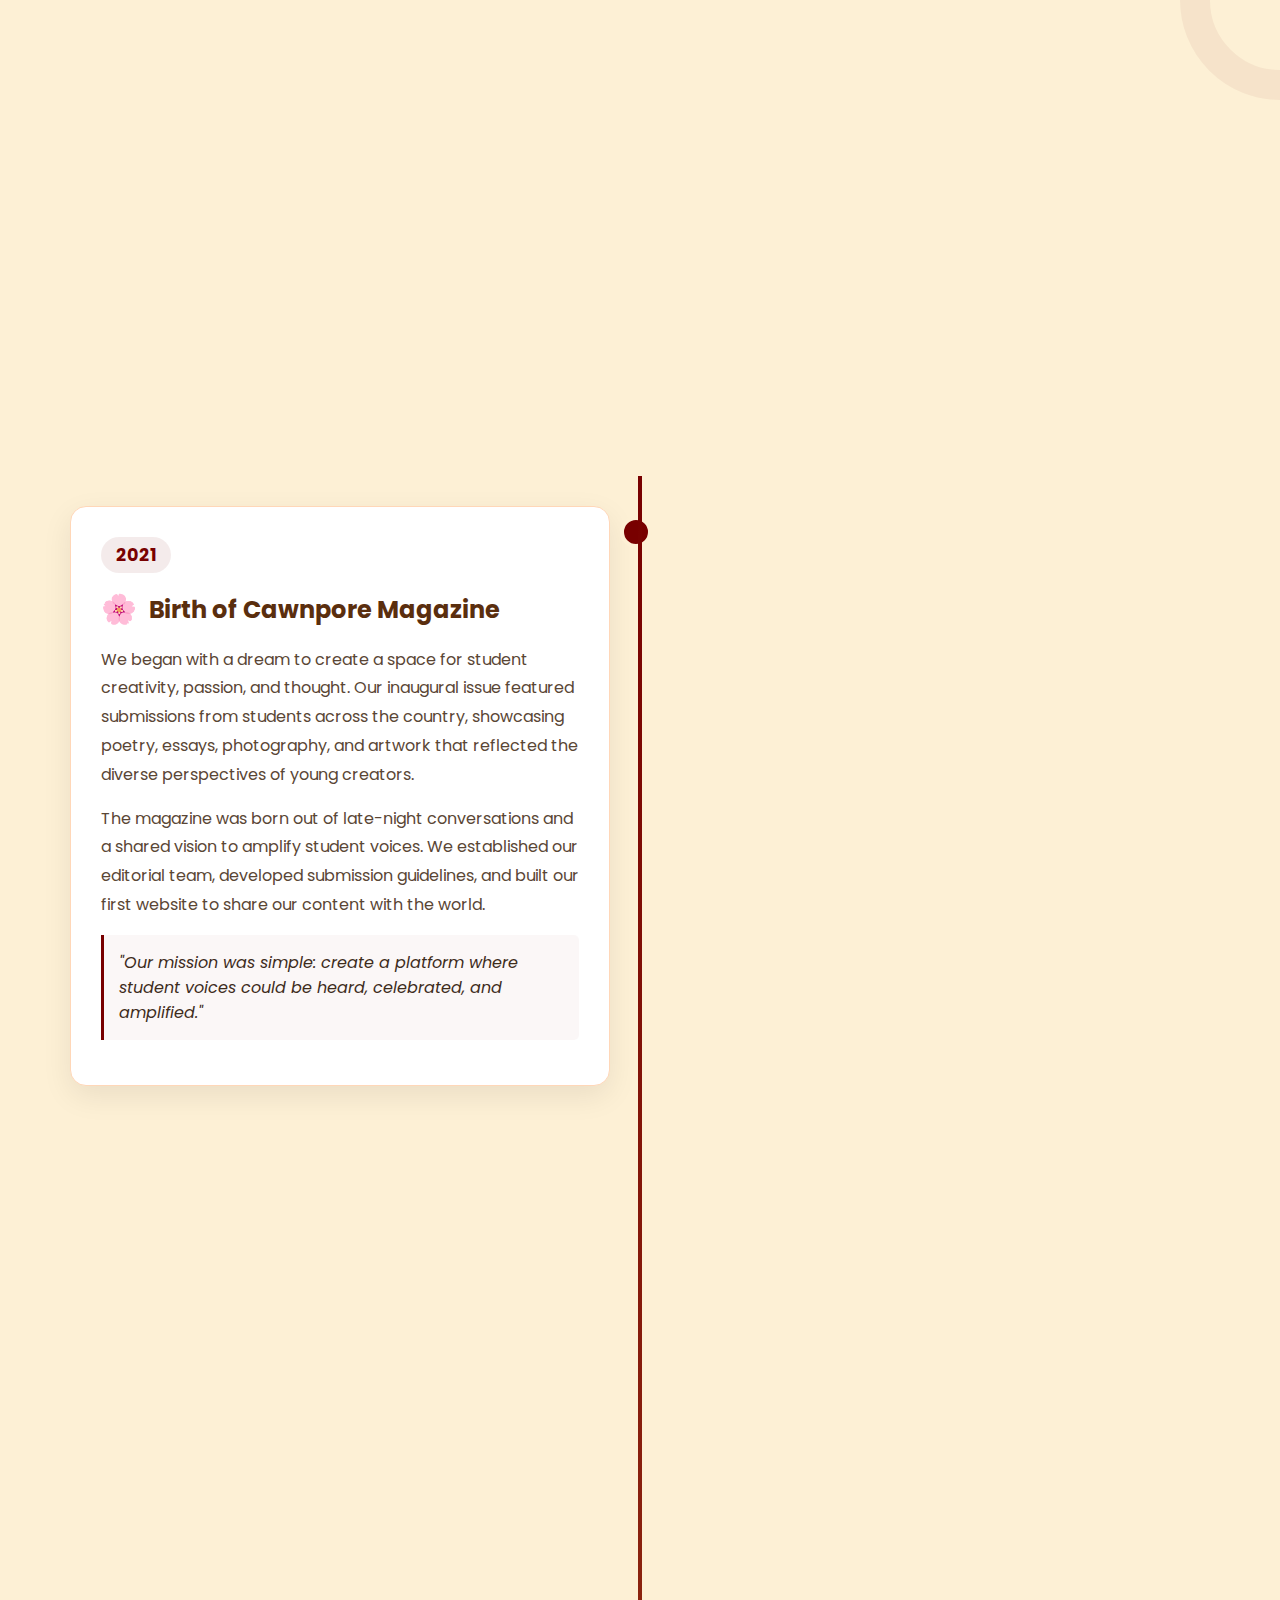
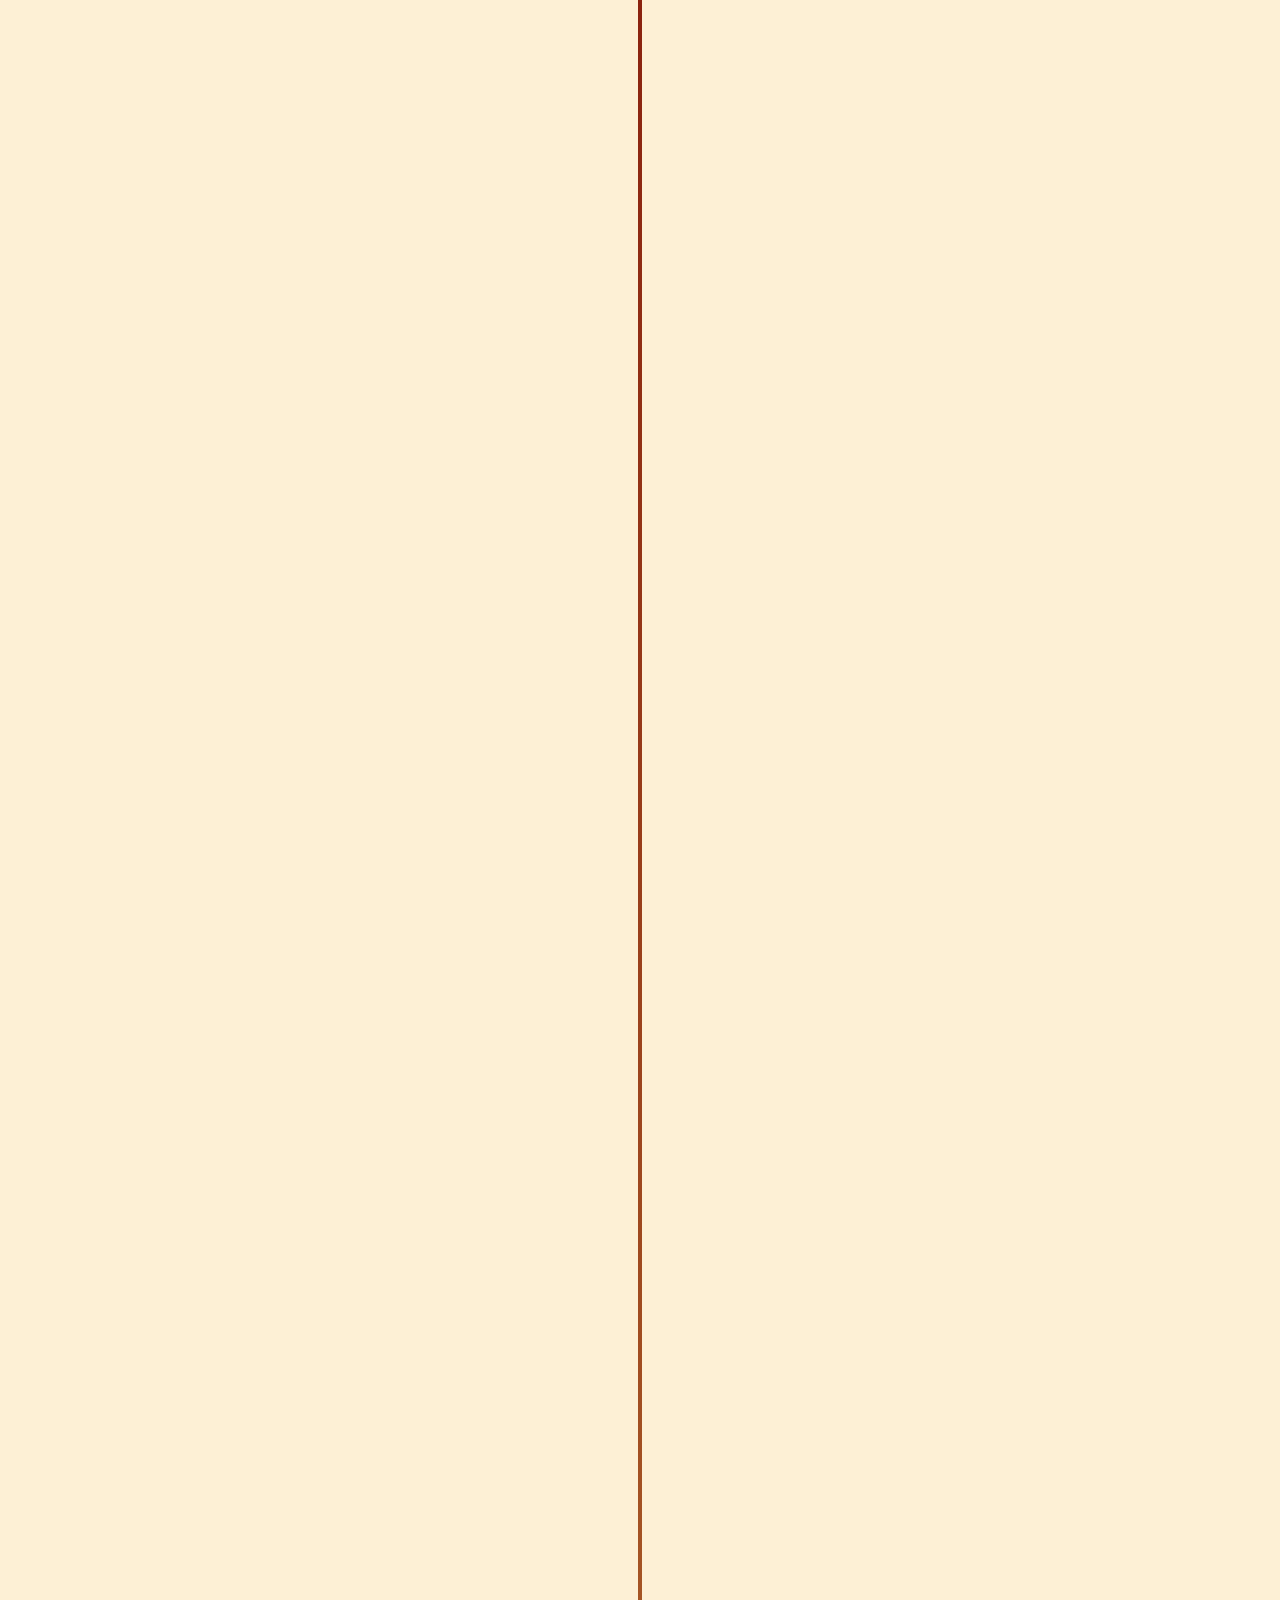
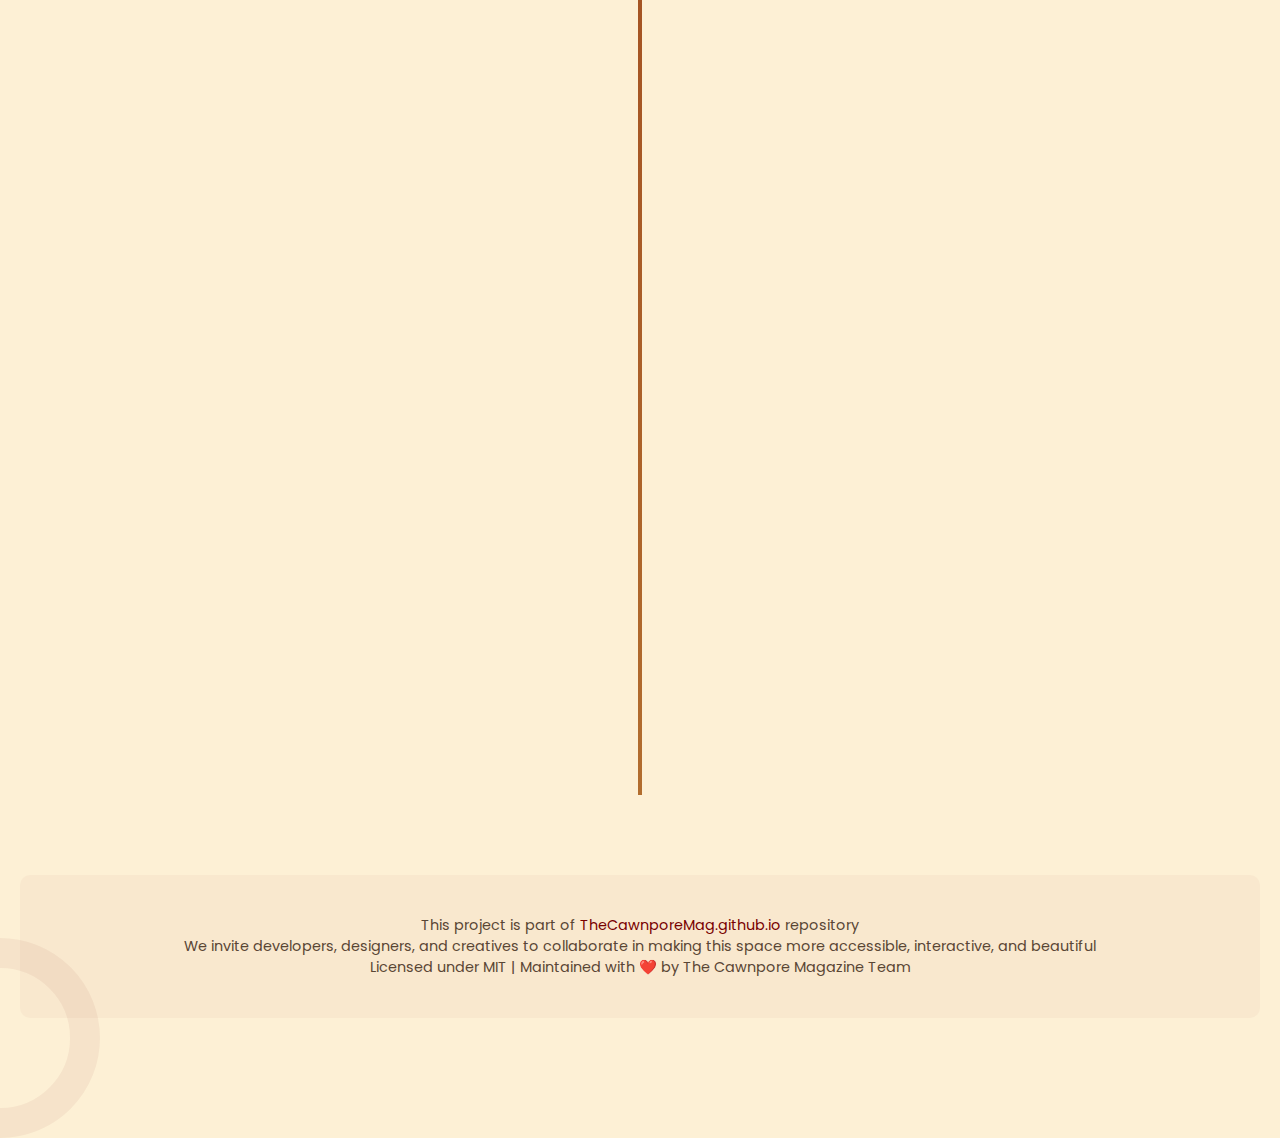
<file: journey/index.html>
<!DOCTYPE html>
<html lang="en">
<head>
  <meta charset="UTF-8">
  <meta name="viewport" content="width=device-width, initial-scale=1.0">
  <title>The Cawnpore Magazine Journey</title>
  <link rel="stylesheet" href="https://fonts.googleapis.com/css2?family=Playfair+Display:wght@700&family=Poppins:wght@300;400;500&display=swap">
  <style>
    * {
      margin: 0;
      padding: 0;
      box-sizing: border-box;
    }

    body {
      font-family: 'Poppins', sans-serif;
      background-color: #fdf0d5;
      color: #3e2c1c;
      overflow-x: hidden;
      min-height: 100vh;
      padding: 20px;
      position: relative;
    }

    /* Magazine-inspired decorative elements */
    .page-corner {
      position: absolute;
      width: 200px;
      height: 200px;
      border: 30px solid rgba(120, 0, 0, 0.05);
      border-radius: 50%;
      pointer-events: none;
    }
    
    .corner-1 {
      top: -100px;
      right: -100px;
    }
    
    .corner-2 {
      bottom: -100px;
      left: -100px;
      transform: rotate(180deg);
    }

    .header {
      text-align: center;
      padding: 40px 0;
      position: relative;
      max-width: 800px;
      margin: 0 auto;
    }

    h1 {
      font-family: 'Playfair Display', serif;
      font-size: 3.5rem;
      color: #780000;
      margin-bottom: 15px;
      position: relative;
      transform: translateY(20px);
      opacity: 0;
      animation: fadeUp 0.8s ease-out forwards;
    }

    .subtitle {
      font-size: 1.2rem;
      color: #780000;
      margin-top: 5px;
      font-weight: 300;
      letter-spacing: 1px;
      transform: translateY(20px);
      opacity: 0;
      animation: fadeUp 0.8s ease-out 0.3s forwards;
    }

    .intro {
      margin-top: 30px;
      padding: 20px;
      background-color: rgba(120, 0, 0, 0.03);
      border-radius: 10px;
      font-size: 1.1rem;
      line-height: 1.8;
      color: #5a2e0e;
      transform: translateY(20px);
      opacity: 0;
      animation: fadeUp 0.8s ease-out 0.5s forwards;
    }

    .timeline {
      position: relative;
      max-width: 1200px;
      margin: 60px auto 80px;
      padding: 20px 0;
    }

    .timeline::after {
      content: '';
      position: absolute;
      width: 4px;
      background: linear-gradient(to bottom, #780000, #b26d2e);
      top: 0;
      bottom: 0;
      left: 50%;
      margin-left: -2px;
      z-index: 1;
    }

    .container {
      padding: 10px 30px;
      position: relative;
      width: 50%;
      opacity: 0;
      transform: translateY(30px);
    }

    .container::after {
      content: '';
      position: absolute;
      width: 24px;
      height: 24px;
      background-color: #780000;
      border: 4px solid #fdf0d5;
      top: 20px;
      border-radius: 50%;
      z-index: 2;
      transition: all 0.3s ease;
    }

    .left {
      left: 0;
    }

    .left::after {
      right: -12px;
    }

    .right {
      left: 50%;
    }

    .right::after {
      left: -12px;
    }

    .content {
      padding: 30px;
      background-color: #fff;
      position: relative;
      border-radius: 16px;
      box-shadow: 0 10px 30px rgba(0,0,0,0.08);
      border: 1px solid #ffd7b8;
      transition: all 0.3s ease;
      overflow: hidden;
    }

    .content::before {
      content: '';
      position: absolute;
      top: 0;
      left: 0;
      width: 100%;
      height: 5px;
      background: linear-gradient(to right, #780000, #b26d2e);
      transform: scaleX(0);
      transform-origin: left;
      transition: transform 0.5s ease;
    }

    .content:hover {
      transform: translateY(-5px);
      box-shadow: 0 15px 35px rgba(0,0,0,0.12);
    }

    .content:hover::before {
      transform: scaleX(1);
    }

    .year {
      font-weight: bold;
      font-size: 1.1rem;
      color: #780000;
      margin-bottom: 15px;
      display: inline-block;
      padding: 5px 15px;
      background-color: rgba(120, 0, 0, 0.08);
      border-radius: 20px;
    }

    .content h3 {
      font-size: 1.5rem;
      margin-bottom: 15px;
      color: #5a2e0e;
      display: flex;
      align-items: center;
      gap: 12px;
    }

    .icon {
      font-size: 1.8rem;
      color: #780000;
    }

    .content p {
      line-height: 1.8;
      color: #5a4635;
      margin-bottom: 15px;
    }

    .content .highlight {
      padding: 15px;
      background-color: rgba(120, 0, 0, 0.03);
      border-left: 3px solid #780000;
      border-radius: 0 5px 5px 0;
      margin: 15px 0;
      font-style: italic;
    }

    @keyframes fadeInUp {
      from {
        opacity: 0;
        transform: translateY(30px);
      }
      to {
        opacity: 1;
        transform: translateY(0);
      }
    }

    @keyframes fadeUp {
      from {
        opacity: 0;
        transform: translateY(20px);
      }
      to {
        opacity: 1;
        transform: translateY(0);
      }
    }

    /* Footer */
    .footer {
      text-align: center;
      padding: 40px 0;
      color: #5a4635;
      font-size: 0.9rem;
      background-color: rgba(120, 0, 0, 0.03);
      margin-top: 60px;
      border-radius: 10px;
    }

    .footer a {
      color: #780000;
      text-decoration: none;
      transition: all 0.3s ease;
    }

    .footer a:hover {
      text-decoration: underline;
    }

    /* Responsive */
    @media screen and (max-width: 768px) {
      .timeline::after {
        left: 31px;
      }

      .container {
        width: 100%;
        padding-left: 70px;
        padding-right: 25px;
      }

      .container::after {
        left: 28px;
      }

      .right {
        left: 0;
      }

      h1 {
        font-size: 2.5rem;
      }
      
      .content {
        padding: 20px;
      }
    }

    @media screen and (max-width: 480px) {
      h1 {
        font-size: 2rem;
      }
      
      .content h3 {
        font-size: 1.3rem;
      }
    }
  </style>
</head>
<body>
  <div class="page-corner corner-1"></div>
  <div class="page-corner corner-2"></div>

  <div class="header">
    <h1>Our Journey</h1>
    <div class="subtitle">The Cawnpore Magazine: A Chronicle of Creativity</div>
    
    <div class="intro">
      Founded by students, The Cawnpore Magazine is a global platform for teen and university creatives. We publish poetry, prose, essays, fashion editorials, visual art, and games. With each issue, we aim to tell stories that live in the in-betweenness — of place, identity, memory, and imagination.
    </div>
  </div>

  <div class="timeline">
    <!-- Event 1 -->
    <div class="container left">
      <div class="content">
        <div class="year">2021</div>
        <h3><span class="icon">🌸</span> Birth of Cawnpore Magazine</h3>
        <p>We began with a dream to create a space for student creativity, passion, and thought. Our inaugural issue featured submissions from students across the country, showcasing poetry, essays, photography, and artwork that reflected the diverse perspectives of young creators.</p>
        <p>The magazine was born out of late-night conversations and a shared vision to amplify student voices. We established our editorial team, developed submission guidelines, and built our first website to share our content with the world.</p>
        <div class="highlight">
          "Our mission was simple: create a platform where student voices could be heard, celebrated, and amplified."
        </div>
      </div>
    </div>

    <!-- Event 2 -->
    <div class="container right">
      <div class="content">
        <div class="year">2022</div>
        <h3><span class="icon">🖋️</span> Girlhood Issue</h3>
        <p>Our first themed issue explored the tenderness and complexities of growing up feminine. This groundbreaking edition featured personal essays, poetry, and artwork that captured the diverse experiences of girlhood across different cultures and backgrounds.</p>
        <p>We received over 200 submissions from 15 countries, with contributors sharing intimate stories about identity, self-discovery, and the challenges of navigating adolescence. The issue was particularly praised for its honest portrayal of female friendships and intergenerational relationships.</p>
        <p>The Girlhood Issue sparked important conversations in schools and communities about representation in media and the need for safe spaces for young women to share their stories.</p>
      </div>
    </div>

    <!-- Event 3 -->
    <div class="container left">
      <div class="content">
        <div class="year">2023</div>
        <h3><span class="icon">🕊️</span> Voice of Change</h3>
        <p>We raised our voices on social issues, empowering students to write with impact and integrity. This issue focused on youth activism, climate justice, mental health awareness, and educational reform, featuring powerful testimonies from young changemakers.</p>
        <p>Our editorial team partnered with youth organizations to create resources for student activists, including guides to organizing peaceful protests, writing advocacy letters, and using social media for social good.</p>
        <p>The Voice of Change edition included:</p>
        <ul style="padding-left: 20px; margin: 10px 0; line-height: 1.8;">
          <li>An interview series with young activists from marginalized communities</li>
          <li>Photo essays documenting student-led movements</li>
          <li>Resources for mental health support in academic environments</li>
          <li>A special section on digital citizenship and online activism</li>
        </ul>
      </div>
    </div>

    <!-- Event 4 -->
    <div class="container right">
      <div class="content">
        <div class="year">2024</div>
        <h3><span class="icon">🎨</span> Art Revival</h3>
        <p>We introduced visual arts to showcase creativity beyond the written word — colors, lines, stories! This expansion transformed the magazine into a multimedia platform, featuring digital art galleries, photography spreads, and collaborative art projects.</p>
        <p>Our Art Revival initiative included:</p>
        <ul style="padding-left: 20px; margin: 10px 0; line-height: 1.8;">
          <li>A monthly digital art showcase featuring emerging student artists</li>
          <li>Collaborative mural projects in schools and communities</li>
          <li>Illustrated poetry series that combined visual and literary arts</li>
          <li>Artist interviews and behind-the-scenes features</li>
        </ul>
        <p>We also launched our first print edition with enhanced visual design, featuring foil-stamped covers and high-quality paper to showcase the artwork in its best light.</p>
        <div class="highlight">
          "Art became our universal language, transcending borders and connecting young creators from around the world."
        </div>
      </div>
    </div>
    
    <!-- Event 5 -->
    <div class="container left">
      <div class="content">
        <div class="year">2025</div>
        <h3><span class="icon">🌍</span> Global Expansion</h3>
        <p>Building on our success, we launched international editions in three languages and established partnerships with youth organizations across four continents. Our global mentorship program connected young creators with established artists and writers worldwide.</p>
        <p>This expansion included regional editions focusing on local cultures and issues, while maintaining our core mission of amplifying youth voices. We introduced translation teams to share stories across language barriers and created a global advisory board of educators and artists.</p>
        <p>Key achievements this year:</p>
        <ul style="padding-left: 20px; margin: 10px 0; line-height: 1.8;">
          <li>Launched Spanish, French, and Hindi editions of the magazine</li>
          <li>Established partnerships with 12 youth organizations worldwide</li>
          <li>Created a digital archive of global youth perspectives</li>
          <li>Hosted our first international virtual art festival</li>
        </ul>
      </div>
    </div>
  </div>
  
  <div class="footer">
    <p>This project is part of <a href="https://github.com/TheCawnporeMag/TheCawnporeMag.github.io" target="_blank">TheCawnporeMag.github.io</a> repository</p>
    <p>We invite developers, designers, and creatives to collaborate in making this space more accessible, interactive, and beautiful</p>
    <p>Licensed under MIT | Maintained with ❤️ by The Cawnpore Magazine Team</p>
  </div>

  <script>
    // Scroll animation for timeline items
    document.addEventListener('DOMContentLoaded', function() {
      const timelineItems = document.querySelectorAll('.container');
      
      const observer = new IntersectionObserver((entries) => {
        entries.forEach((entry, index) => {
          if (entry.isIntersecting) {
            setTimeout(() => {
              entry.target.style.opacity = 1;
              entry.target.style.transform = 'translateY(0)';
              entry.target.style.animation = 'fadeInUp 0.8s ease forwards';
            }, 150 * index);
          }
        });
      }, { 
        threshold: 0.1,
        rootMargin: '0px 0px -100px 0px'
      });
      
      timelineItems.forEach(item => {
        observer.observe(item);
      });
    });
  </script>
</body>
</html>
</file>
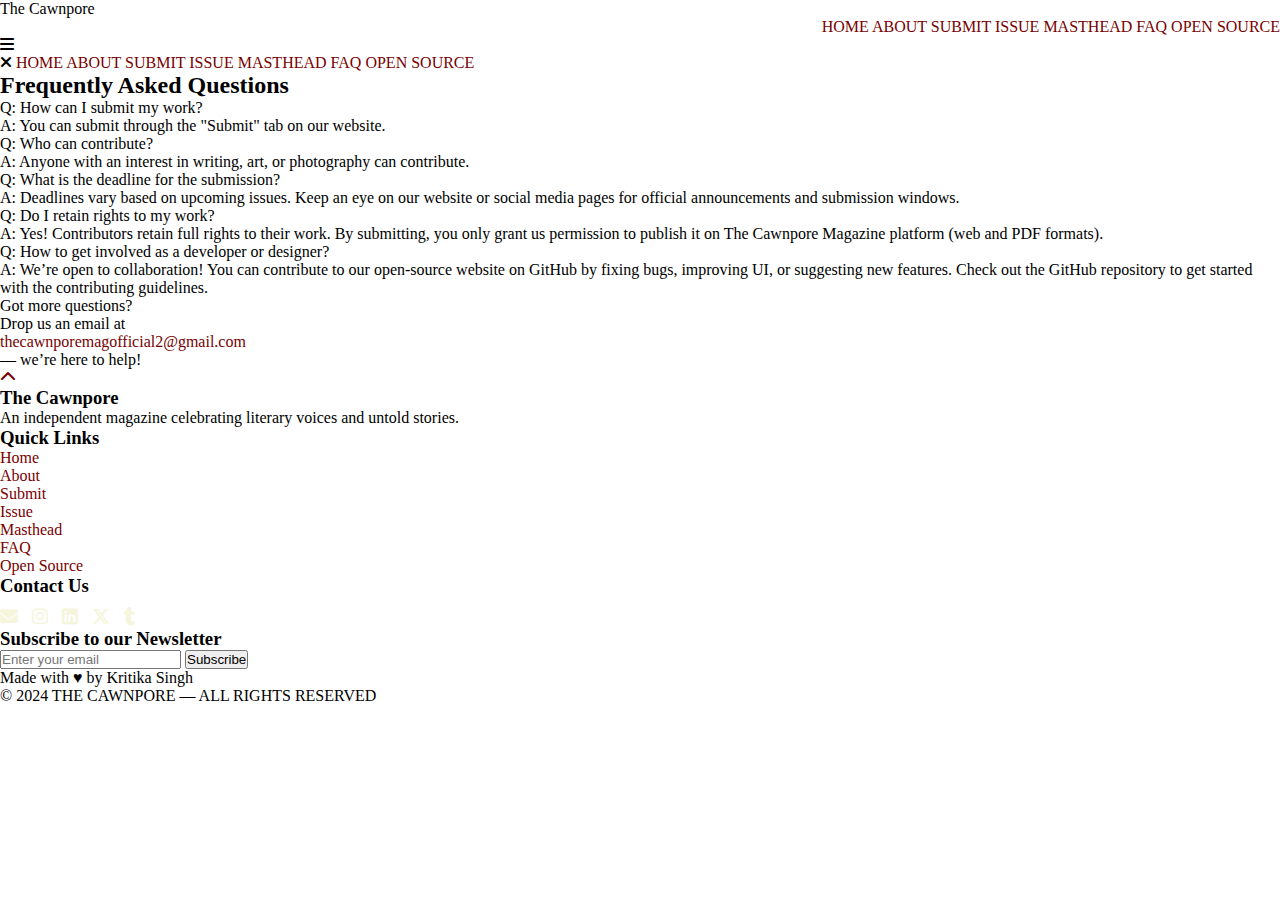
<file: faq.html>
<!DOCTYPE html>
<html lang="en">
<head>
  <meta charset="UTF-8" />
  <meta name="viewport" content="width=device-width, initial-scale=1.0"/>
  <title>FAQ | The Cawnpore</title>
  <link rel="stylesheet" href="https://cdnjs.cloudflare.com/ajax/libs/font-awesome/6.5.0/css/all.min.css">
  <link rel="stylesheet" href="faq.css">
</head>
<body>

  <header>
    <div class="site-title">The Cawnpore</div>
    <div class="nav-links">
      <a href="index.html">HOME</a>
      <a href="about.html">ABOUT</a>
      <a href="submit.html">SUBMIT</a>
      <a href="issue.html">ISSUE</a>
      <a href="masthead.html">MASTHEAD</a>
      <a href="faq.html" class="active">FAQ</a>
      <a href="opensource.html">OPEN SOURCE</a>
    </div>
    <i class="fas fa-bars hamburger" onclick="toggleMenu()"></i>
  </header>

  <!-- Sidebar for mobile -->
  <div class="sidebar" id="navbar">
    <i class="fas fa-times close-icon" onclick="toggleMenu()"></i>
    <a href="index.html">HOME</a>
    <a href="about.html">ABOUT</a>
    <a href="submit.html">SUBMIT</a>
    <a href="issue.html">ISSUE</a>
    <a href="masthead.html">MASTHEAD</a>
    <a href="faq.html" class="active">FAQ</a>
    <a href="opensource.html">OPEN SOURCE</a>
  </div>

  <section class="faq-section">
    <h2>Frequently Asked Questions</h2>

    <div class="faq-item">
      <div class="faq-question">Q: How can I submit my work?</div>
      <div class="faq-answer">A: You can submit through the "Submit" tab on our website.</div>
    </div>

    <div class="faq-item">
      <div class="faq-question">Q: Who can contribute?</div>
      <div class="faq-answer">A: Anyone with an interest in writing, art, or photography can contribute.</div>
    </div>

    <div class="faq-item">
      <div class="faq-question">Q: What is the deadline for the submission?</div>
      <div class="faq-answer">A: Deadlines vary based on upcoming issues. Keep an eye on our website or social media pages for official announcements and submission windows.</div>
    </div>

    <div class="faq-item">
      <div class="faq-question">Q: Do I retain rights to my work?</div>
      <div class="faq-answer">A: Yes! Contributors retain full rights to their work. By submitting, you only grant us permission to publish it on The Cawnpore Magazine platform (web and PDF formats).</div>
    </div>

    <div class="faq-item">
      <div class="faq-question">Q: How to get involved as a developer or designer?</div>
      <div class="faq-answer">A: We’re open to collaboration! You can contribute to our open-source website on GitHub by fixing bugs, improving UI, or suggesting new features. Check out the GitHub repository to get started with the contributing guidelines.</div>
    </div>

    <div class="contact-box">
      <p>Got more questions?<br>Drop us an email at</p>
      <a href="mailto:thecawnporemagofficial2@gmail.com">thecawnporemagofficial2@gmail.com</a>
      <p>— we’re here to help!</p>
    </div>
  </section>

   <footer class="site-footer" id="footer" >
      <a class="back-to-top" href="#">
          <i class="fa-solid fa-chevron-up"></i>
      </a>
      <div class="footer-top" >
        <div class="footer-about">
          <h3 >The Cawnpore</h3>
          <p>An independent magazine celebrating literary voices and untold stories.</p>
        </div>
        <div class="footer-links"   id="footerLinks">
          <h3>Quick Links</h3>
          <ul>
            <li><a href="index.html" >Home</a></li>
            <li><a href="about.html">About</a></li>
            <li><a href="submission.html">Submit</a></li>
            <li><a href="issue.html">Issue</a></li>
            <li><a href="masthead.html">Masthead</a></li>
            <li><a href="faq.html">FAQ</a></li>
            <li><a href="open-source.html">Open Source</a></li>
          </ul>
        </div>
        <div class="footer-contact"  id="footerContact">
          <h3>Contact Us</h3>
          <div class="social-icons">
            <a href="mailto:thecawnporemagofficial@gmail.com" target="_blank">
              <i class="fa-solid fa-envelope"></i>
            </a>
            <a href="https://www.instagram.com/thecawnporemagazine/?igsh=MWQzcXkxeGNkd29oeA%3D%3D" target="_blank">
              <i class="fa-brands fa-instagram"></i>
            </a>
            <a href="https://www.linkedin.com/company/the-cawnpore-magazine/" target="_blank">
              <i class="fa-brands fa-linkedin"></i>
            </a>
            <a href="https://x.com/TheCawnporeMag?s=09" target="_blank">
              <i class="fa-brands fa-x-twitter"></i>
            </a>
            <a href="https://www.tumblr.com/thecawnporemagazine?source=share" target="_blank">
              <i class="fa-brands fa-tumblr"></i>
            </a>
          </div>
        </div>
        <div class="subscription-box">
          <h3>Subscribe to our Newsletter</h3>
          <form action="/subscribe" method="post">
            <input type="email" name="email" placeholder="Enter your email" required>
            <button type="submit">Subscribe</button>
          </form>
        </div>
      </div>
      <div class="footer-bottom">
        <p>Made with &#x2665; by Kritika Singh</p>
        <p>&copy; 2024 THE CAWNPORE — ALL RIGHTS RESERVED</p>
      </div>
    </footer>

  <script>
    function toggleMenu() {
      document.getElementById('navbar').classList.toggle('active');
    }

    const questions = document.querySelectorAll('.faq-question');
    questions.forEach(q => {
      q.addEventListener('click', () => {
        q.classList.toggle('active');
        q.nextElementSibling.classList.toggle('show');
      });
    });
  </script>
</body>
</html>
</file>
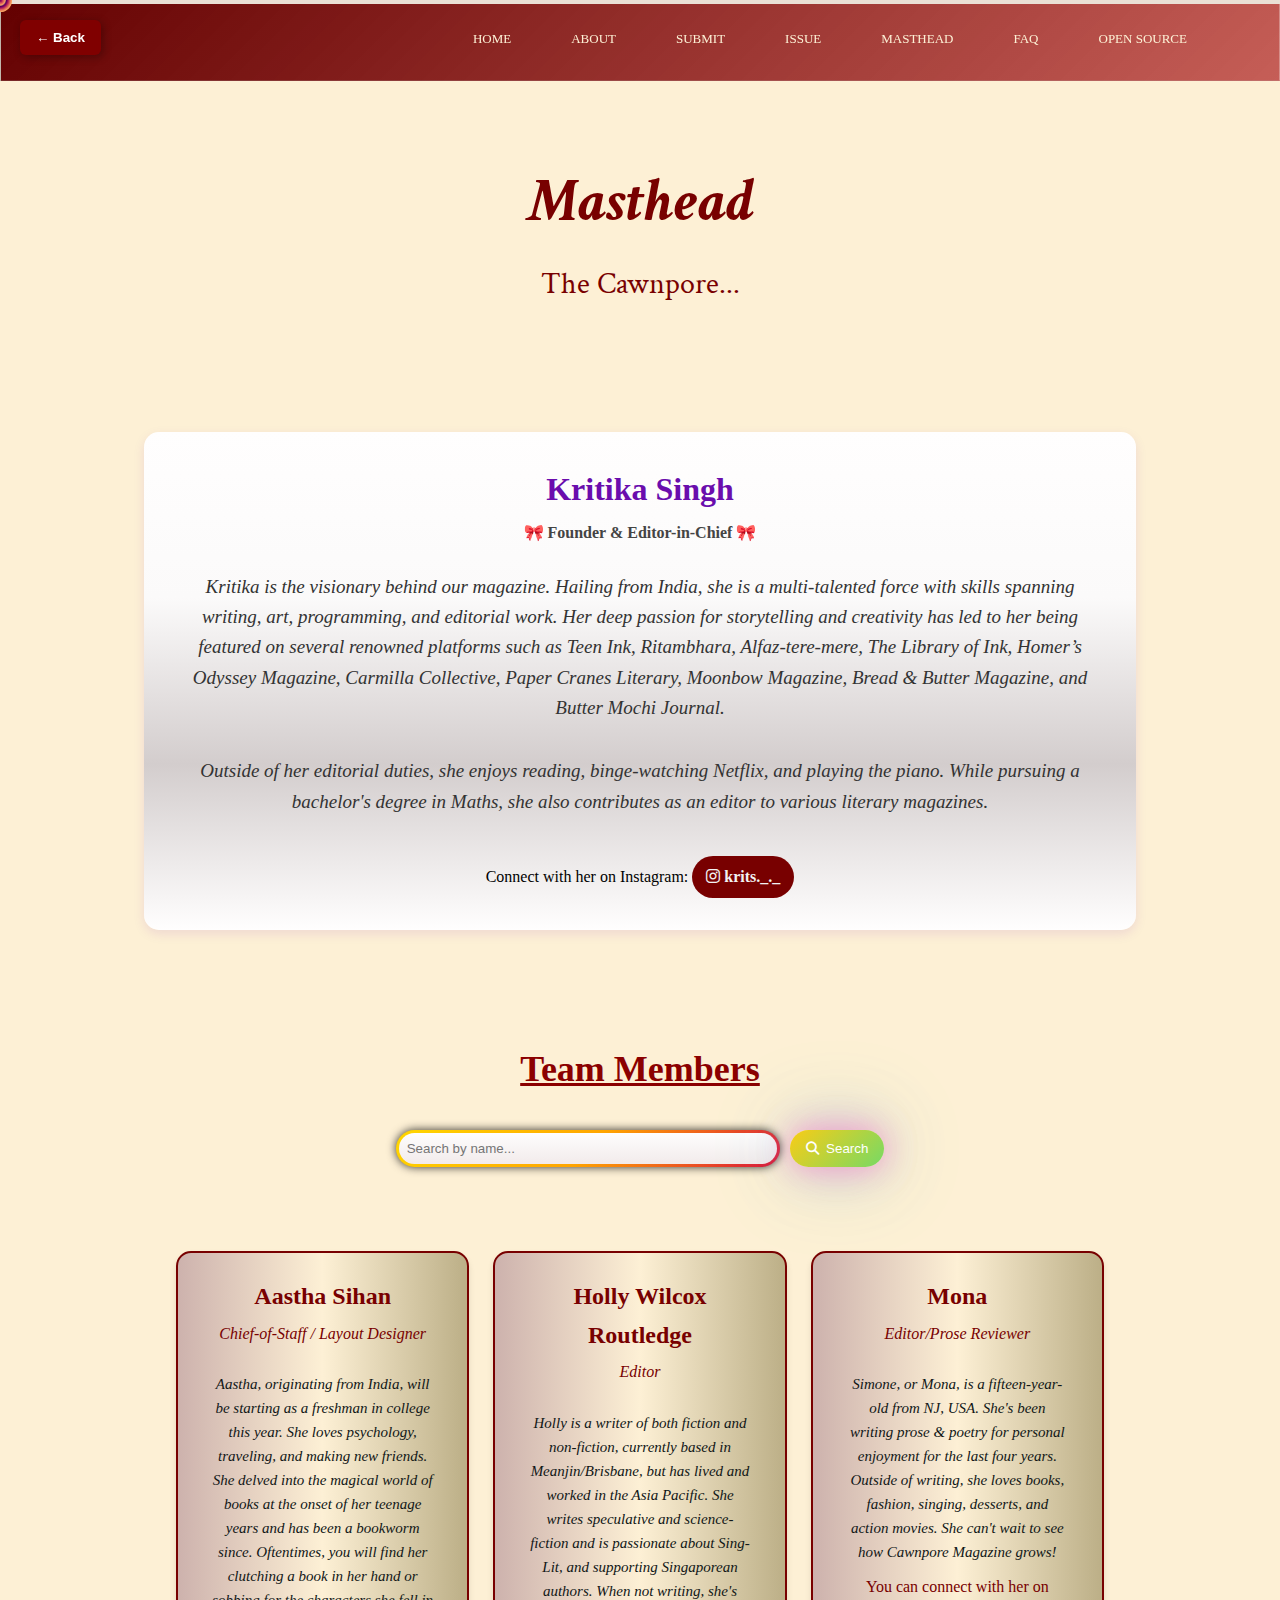
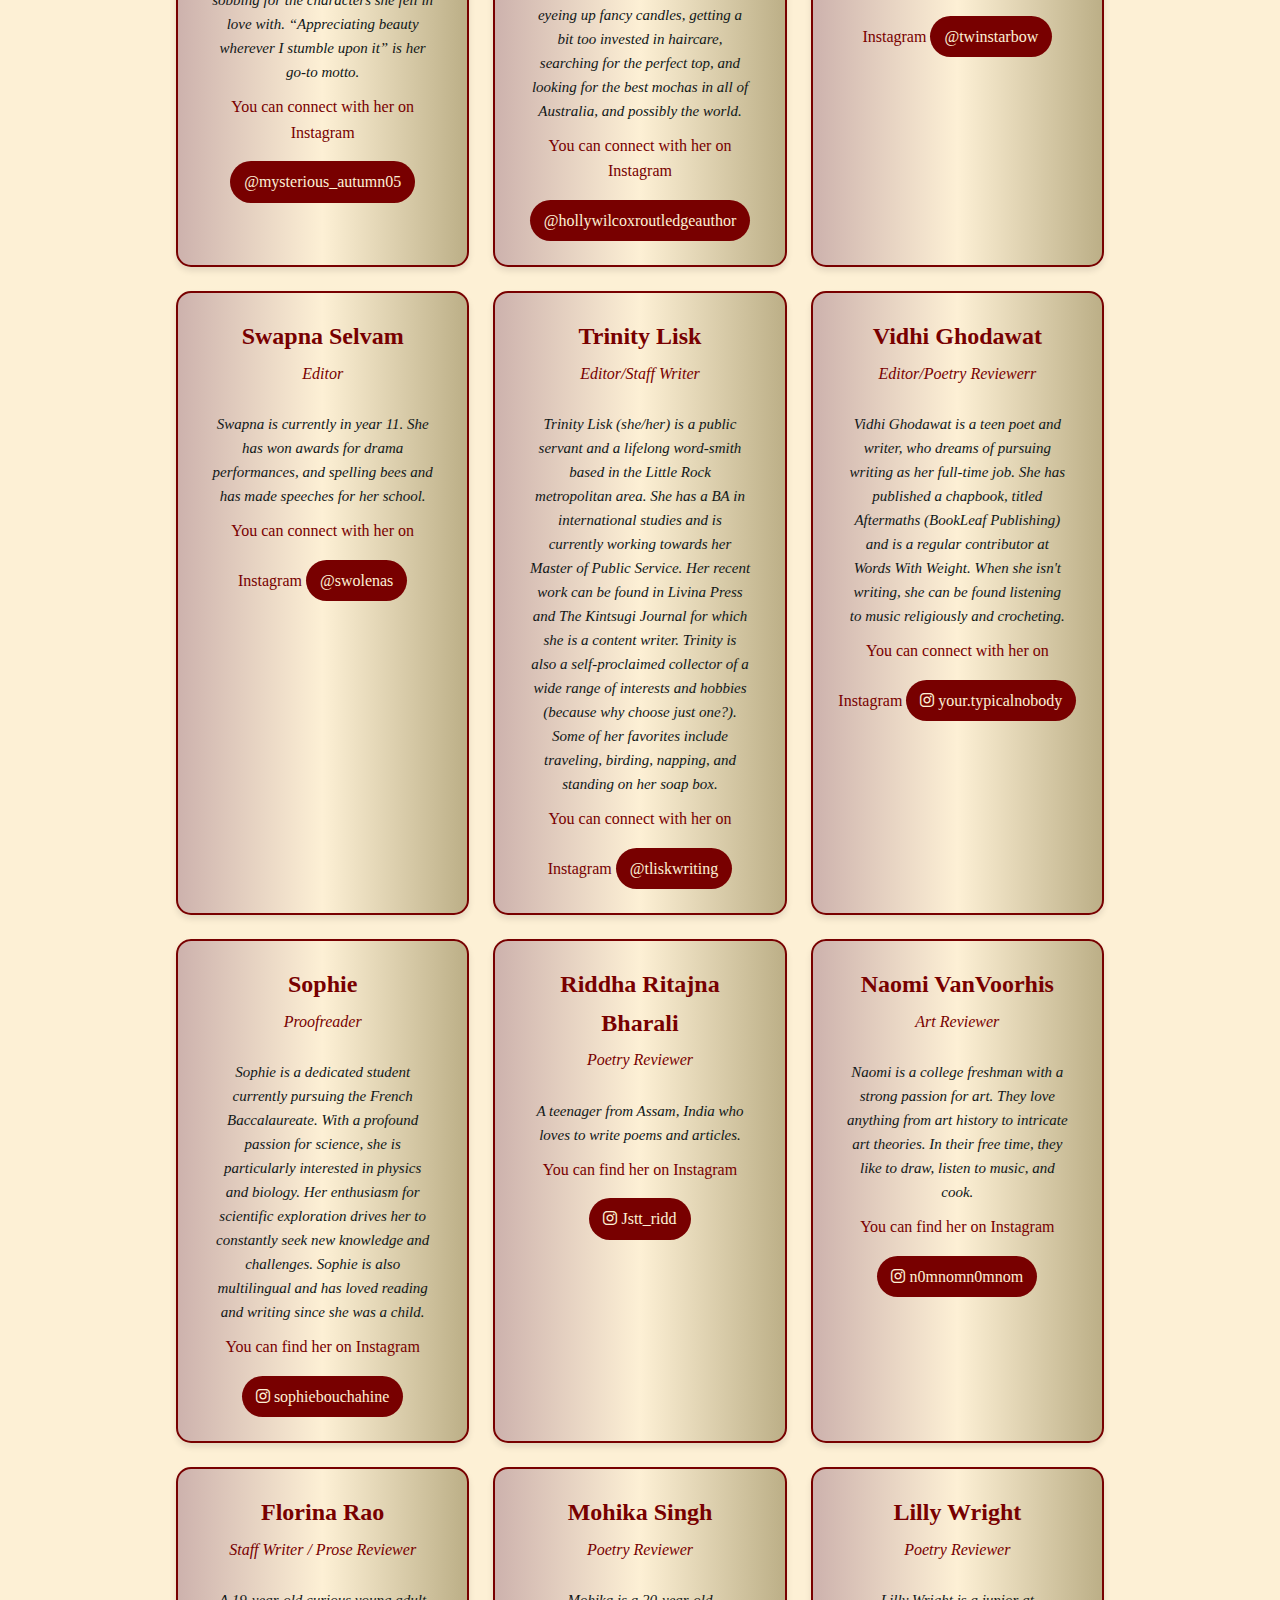
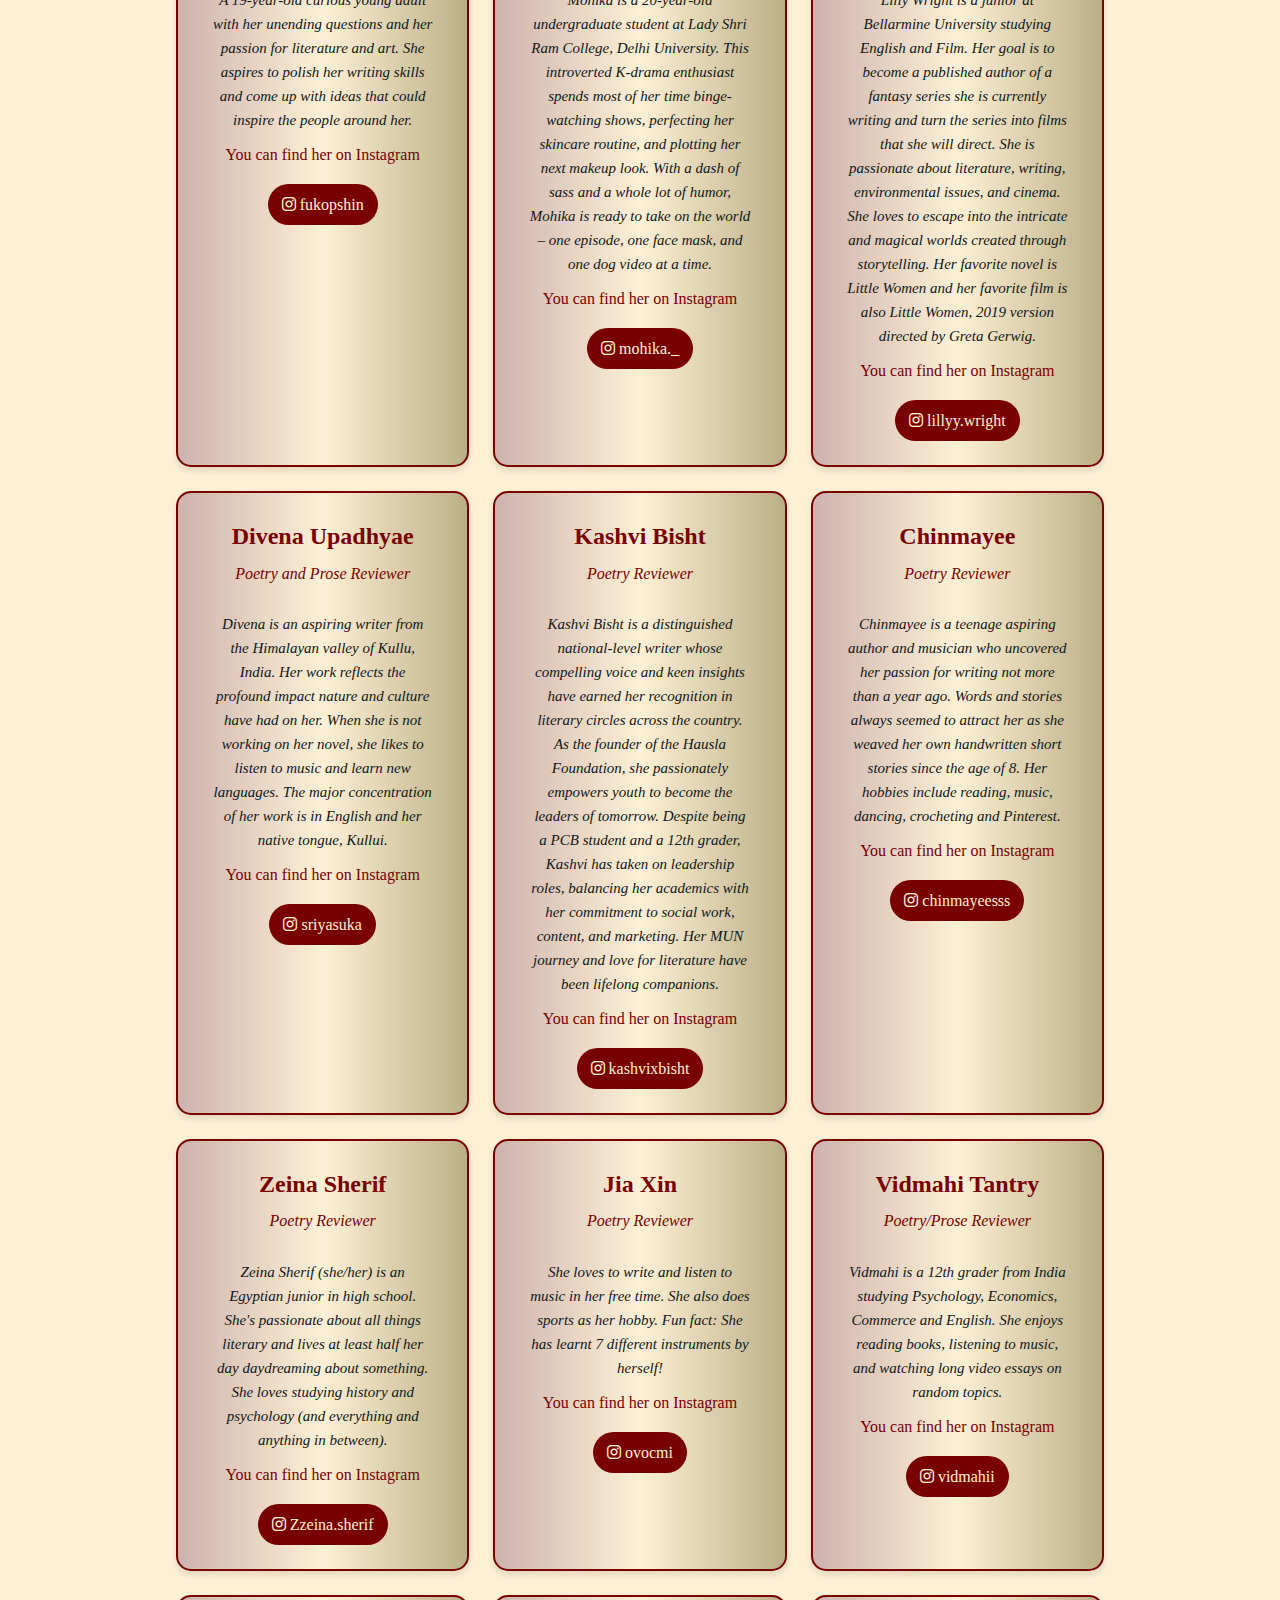
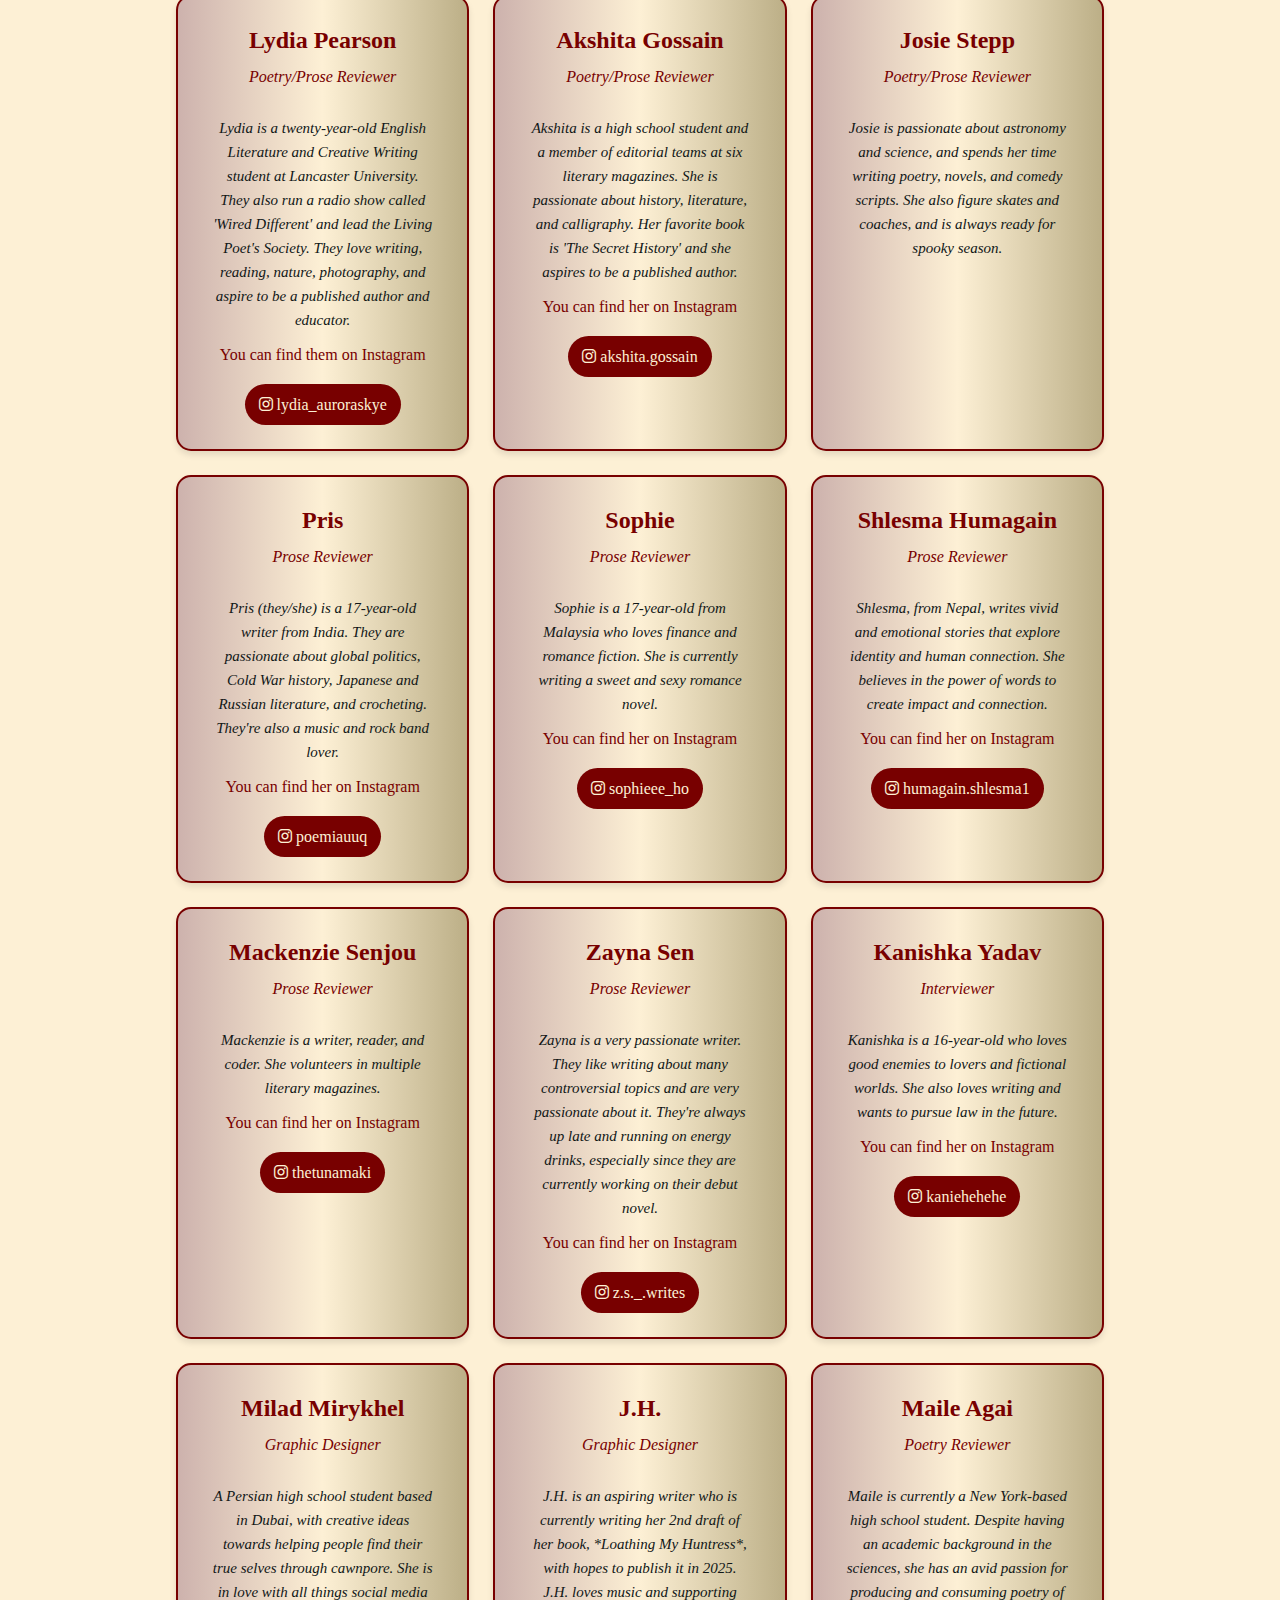
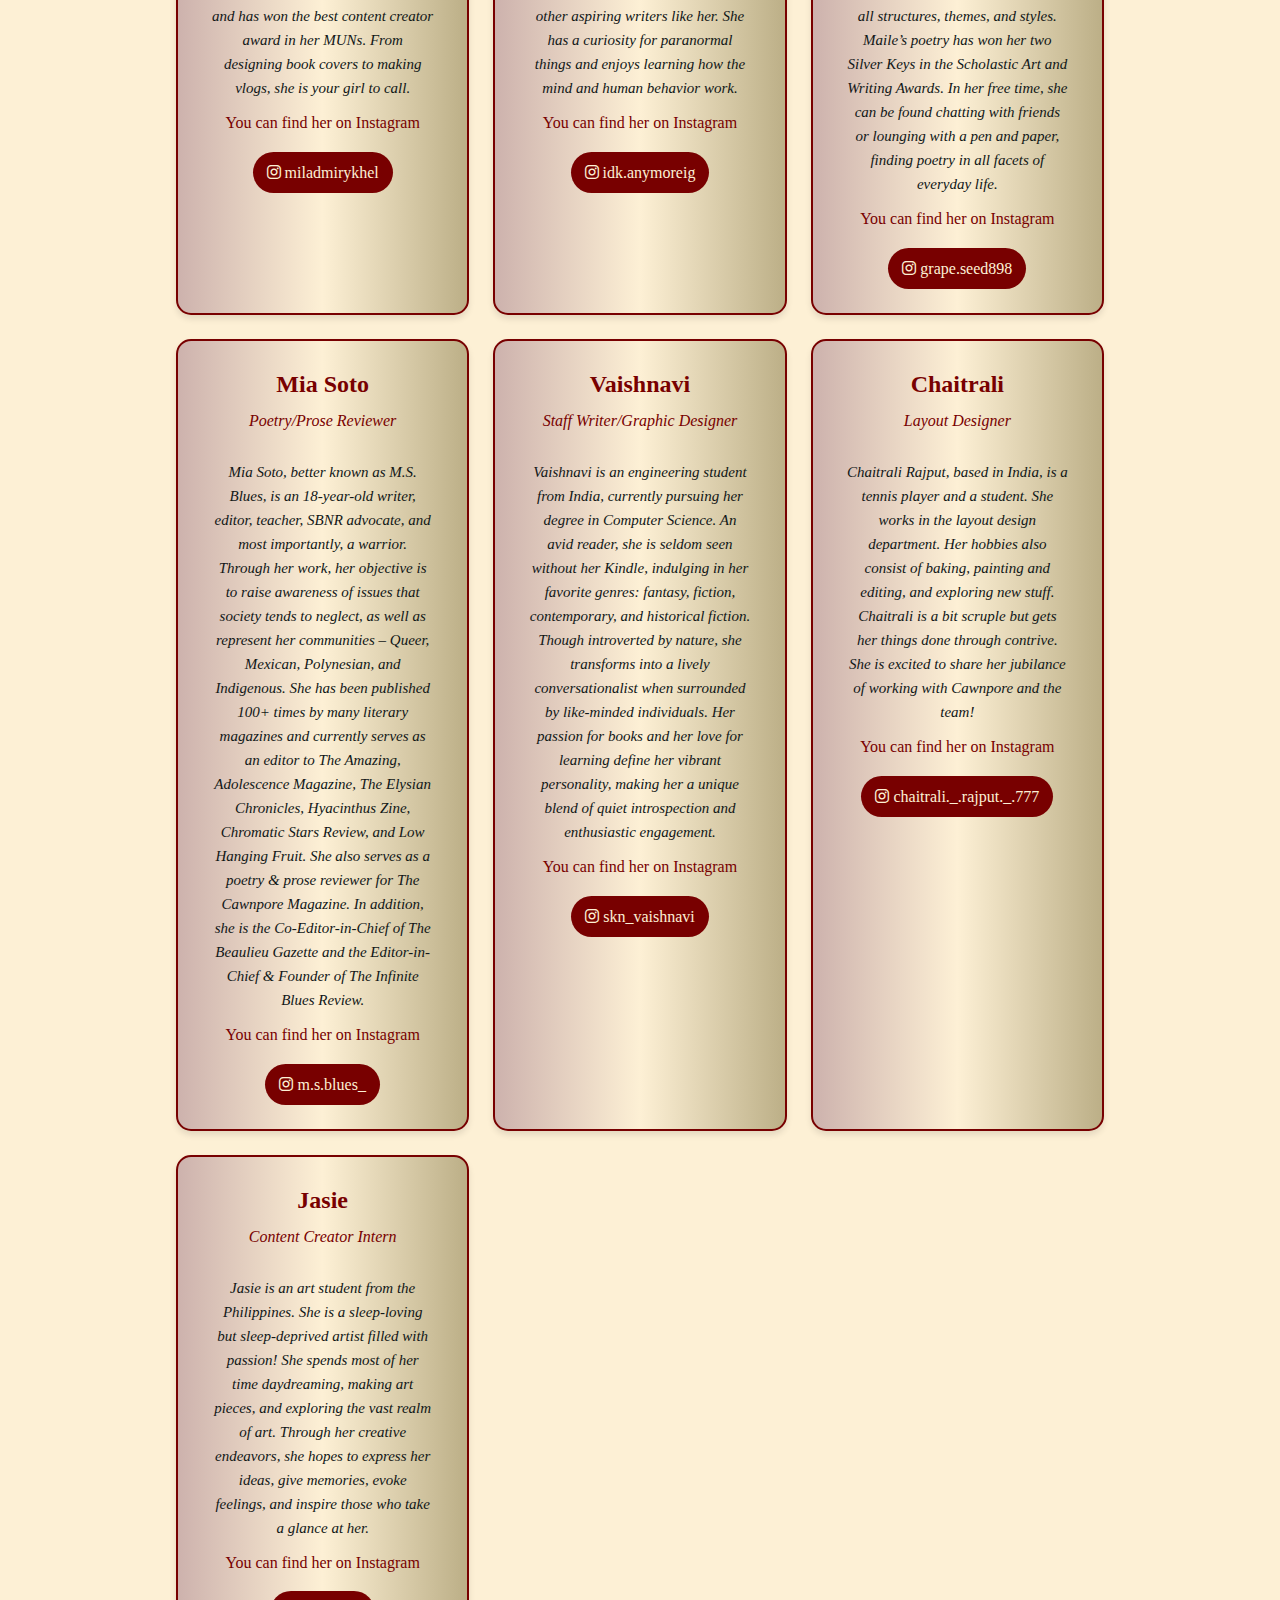
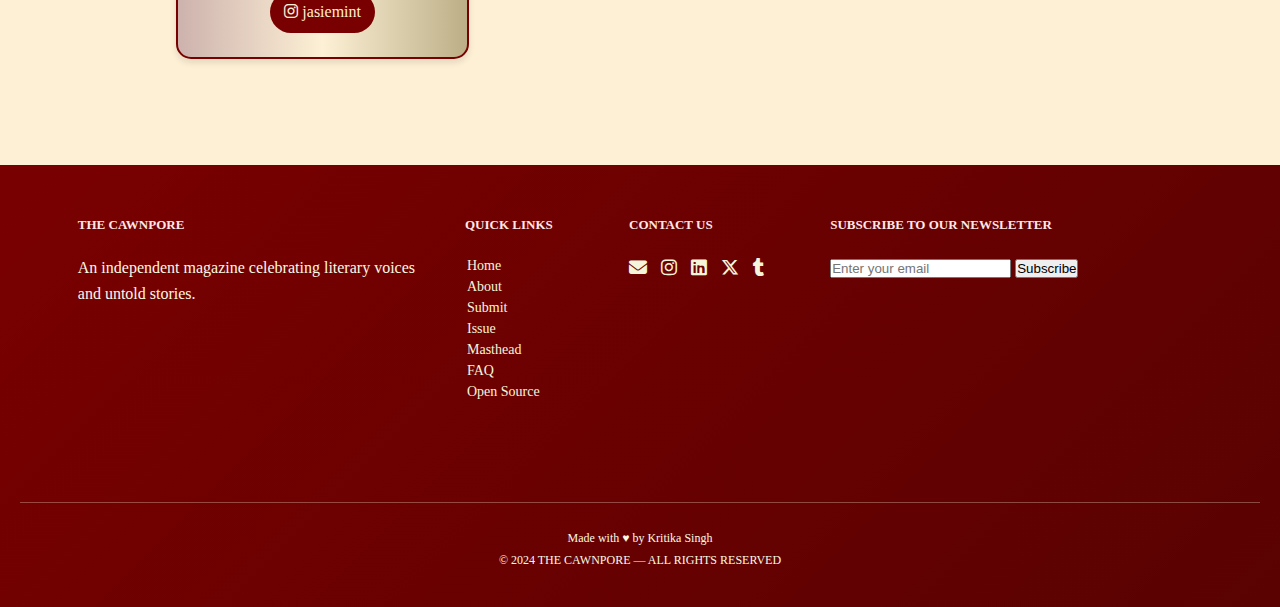
<file: masthead.html>
<!DOCTYPE html>
<html lang="en">
<head>
    <meta charset="UTF-8">
    <meta name="viewport" content="width=device-width, initial-scale=1.0">
    <title>Masthead</title>
    <link rel="stylesheet" href="masthead.css">
    <link rel="icon" href="assets/favicon.ico" type="image/x-icon">
    <!-- <link rel="stylesheet" href="style.css"> -->
    <link rel="icon" href="assets/favicon.ico" type="image/x-icon">
    <link rel="preconnect" href="https://fonts.googleapis.com" />
    <link rel="preconnect" href="https://fonts.gstatic.com" crossorigin />
    <link
      href="https://fonts.googleapis.com/css2?family=Crimson+Text:ital,wght@1,700&display=swap"
      rel="stylesheet"
    />
    <link
      rel="stylesheet"
      href="https://cdnjs.cloudflare.com/ajax/libs/font-awesome/6.1.1/css/all.min.css"
    />
    <link
      rel="stylesheet"
      href="https://cdnjs.cloudflare.com/ajax/libs/font-awesome/6.5.2/css/all.min.css"
      integrity="sha512-SnH5WK+bZxgPHs44uWIX+LLJAJ9/2PkPKZ5QiAj6Ta86w+fsb2TkcmfRyVX3pBnMFcV7oQPJkl9QevSCWr3W6A=="
      crossorigin="anonymous"
      referrerpolicy="no-referrer"
    />
    <link rel="stylesheet" href="https://cdnjs.cloudflare.com/ajax/libs/font-awesome/6.4.0/css/all.min.css"
    />
</head>
<body>
  <!-- Back Button (Fixed Top-Left Corner) -->
<button onclick="history.back()" style="
    position: fixed;
    top: 20px;
    left: 20px;
    z-index: 1000;
    background-color: #800000;
    color: white;
    border: none;
    padding: 10px 16px;
    border-radius: 6px;
    cursor: pointer;
    font-weight: bold;
    box-shadow: 2px 2px 8px rgba(0,0,0,0.3);
">
  ← Back
</button>
                           <!-- Circles -->
      <div class="circle"></div>
      <div class="circle"></div>
      <div class="circle"></div>
      <div class="circle"></div>
      <div class="circle"></div>
      <div class="circle"></div>
      <div class="circle"></div> 
      <div class="circle"></div>
      <div class="circle"></div>
      <div class="circle"></div>
      <div class="circle"></div>
      <div class="circle"></div>
      <div class="circle"></div>
      <div class="circle"></div>
      <div class="circle"></div>
      <div class="circle"></div>
      <div class="circle"></div>
      <div class="circle"></div>
      <div class="circle"></div>
      <div class="circle"></div>
      <div class="circle"></div>
      <div class="circle"></div>
      <div class="circle"></div>
      <div class="circle"></div>
      <div class="circle"></div>
      <div class="circle"></div>
      <div class="circle"></div>
      <div class="circle"></div>
      <div class="circle"></div>
      <div class="circle"></div>
      <div class="circle"></div>
      <div class="circle"></div>
      <div class="circle"></div>
      <div class="circle"></div>
      <div class="circle"></div>
      <div class="circle"></div>
      <div class="circle"></div>
      <div class="circle"></div>
      <div class="circle"></div>
      <div class="circle"></div>
      <div class="circle"></div>
              <script>

  // Coordinates for the cursor
  const coords = { x: 0, y: 0 };
  const circles = document.querySelectorAll(".circle");

  // Colors for the circles
  const colors = [
    "#ffb56b", "#fdaf69", "#f89d63", "#f59761", "#ef865e", "#ec805d",
    "#e36e5c", "#df685c", "#d5585c", "#d1525c", "#c5415d", "#c03b5d",
    "#b22c5e", "#ac265e", "#9c155f", "#950f5f", "#830060", "#7c0060",
    "#680060", "#60005f", "#48005f", "#3d005e"
  ];

  // Assign colors and initial position to each circle
  circles.forEach(function (circle, index) {
    circle.x = 0;
    circle.y = 0;
    circle.style.backgroundColor = colors[index % colors.length];
  });

  // Update the coordinates when the mouse moves
  window.addEventListener("mousemove", function (e) {
    coords.x = e.clientX;
    coords.y = e.clientY;
  });

  // Animation function to move the circles
  function animateCircles() {
    let x = coords.x;
    let y = coords.y;

    circles.forEach(function (circle, index) {
      // Update the position and scale of each circle
      circle.style.left = x - 12 + "px";
      circle.style.top = y - 12 + "px";
      circle.style.scale = (circles.length - index) / circles.length;

      circle.x = x;
      circle.y = y;

      // Get the next circle in the sequence
      const nextCircle = circles[index + 1] || circles[0];
      x += (nextCircle.x - x) * 0.15;
      y += (nextCircle.y - y) * 0.15;
    });

    // Repeat the animation
    requestAnimationFrame(animateCircles);
  }

  // Start the animation
  animateCircles();

</script>
    <div class="progress-container">
      <div class="progress-bar" id="progressBar"></div>
    </div>
    
    <section class="header">
        <nav role="navigation" aria-label="Main Menu">
          <div class = "nav-links" id="navLinks">
            <i class="fa fa-times" onclick="hideMenu()"></i>
            <ul>

                <li><a href="index.html">HOME</a></li>
                <li><a href="about.html">ABOUT</a></li>
                <li><a href="submission.html">SUBMIT</a></li>
                <li><a href="issue.html">ISSUE</a></li>
                <li><a href="masthead.html">MASTHEAD</a></li>
                <li><a href="faq.html">FAQ</a></li>
                <li><a href="open-source.html">OPEN SOURCE</a></li>

            </ul>
          </div>
          <i class="fa fa-bars" onclick="showMenu()"></i>
        </nav>
    
    </section>
    <section class="header1">
      <div class="text-box1">
            <h1>Masthead</h1>
            <p>The Cawnpore...</p>
            
        </div>

    </section>

    <section class="people">
         

<!--                 <h1 class="h1k">Archita Shinde 
                    <br>
                    (Co-Editor-in-Chief)
                    <br> 
                </h1>
                    <div class="mh10">
                        <p class="intro">
                            Archita Shinde is a 17-year-old student based in India who wishes to share her passion for writing with all those teenagers who dare to dream, Besides writing, she loves to sketch, read, and edit videos. Through the means of writing, she hopes she can influence everyone to follow their passion and do what they love.</p>
                            <p class="social">
                                 You can find her on Instagram @idkarchita 
                            </p>  -->
                

<div class="team-container">
    <div class="founder-card special-highlight">
        <div class="name-role">
         <h2 class="founder-name">Kritika Singh</h2>
    <p class="role"><strong>&#127872; Founder & Editor-in-Chief &#127872;</strong></p>
        </div>
    
    <p class="intro">
        Kritika is the visionary behind our magazine. Hailing from India, she is a multi-talented force with skills spanning writing, art, programming, and editorial work. Her deep passion for storytelling and creativity has led to her being featured on several renowned platforms such as <em>Teen Ink</em>, <em>Ritambhara</em>, <em>Alfaz-tere-mere</em>, <em>The Library of Ink</em>, <em>Homer’s Odyssey Magazine</em>, <em>Carmilla Collective</em>, <em>Paper Cranes Literary</em>, <em>Moonbow Magazine</em>, <em>Bread & Butter Magazine</em>, and <em>Butter Mochi Journal</em>.
    </p>
    <p class="intro">
        Outside of her editorial duties, she enjoys reading, binge-watching Netflix, and playing the piano. While pursuing a bachelor's degree in Maths, she also contributes as an editor to various literary magazines.
    </p>
    <p class="social-link">
        Connect with her on Instagram: 
        <a href="https://instagram.com/krits._._" target="_blank" class="insta-link"><i class="fa-brands fa-instagram"></i> krits._._</a>
    </p>
</div>
<h1 class="team-heading">Team Members</h1>
<div class="search-wrapper">
  <input type="text" id="searchBar" placeholder="Search by name..." />
  <button id="searchBtn"> <i class="fa-solid fa-magnifying-glass"></i> &nbsp;Search </button>
</div>


                <div class="team-grid">




<div class="team-card">
    <h3>Aastha Sihan</h3>
    <p class="role">Chief-of-Staff / Layout Designer</p>
    <p class="intro">Aastha, originating from India, will be starting as a freshman in college this year. She loves psychology, traveling, and making new friends. She delved into the magical world of books at the onset of her teenage years and has been a bookworm since. Oftentimes, you will find her clutching a book in her hand or sobbing for the characters she fell in love with. “Appreciating beauty wherever I stumble upon it” is her go-to motto. </p>

    <p class="team-card-social-link-wrapper">You can connect with her on Instagram <a href="https://instagram.com/mysterious_autumn05" target="_blank" class="insta-link">@mysterious_autumn05</a></p>

</div>


<div class="team-card">

    <h3>Holly Wilcox Routledge </h3>
    <p class="role">Editor</p>
    <p class="intro">Holly is a writer of both fiction and non-fiction, currently based in Meanjin/Brisbane, but has lived and worked in the Asia Pacific. She writes speculative and science-fiction and is passionate about Sing-Lit, and supporting Singaporean authors. When not writing, she's eyeing up fancy candles, getting a bit too invested in haircare, searching for the perfect top, and looking for the best mochas in all of Australia, and possibly the world.</p>
    <p class="team-card-social-link-wrapper">You can connect with her on Instagram <a href="https://instagram.com/hollywilcoxroutledgeauthor" target="_blank" class="insta-link">@hollywilcoxroutledgeauthor</a></p>




</div>



<div class="team-card">

<h3>Mona </h3>
    <p class="role">Editor/Prose Reviewer</p>
    <p class="intro">Simone, or Mona, is a fifteen-year-old from NJ, USA. She's been writing prose & poetry for personal enjoyment for the last four years. Outside of writing, she loves books, fashion, singing, desserts, and action movies. She can't wait to see how Cawnpore Magazine grows!</p>

    <p class="team-card-social-link-wrapper">You can connect with her on Instagram <a href="https://instagram.com/twinstarbow" target="_blank" class="insta-link">@twinstarbow</a></p>



</div>


<div class="team-card">
    <h3>Swapna Selvam </h3>
    <p class="role">Editor</p>
    <p class="intro">Swapna is currently in year 11. She has won awards for drama performances, and spelling bees and has made speeches for her school. </p>

    <p class="team-card-social-link-wrapper">You can connect with her on Instagram <a href="https://instagram.com/swolenas" target="_blank" class="insta-link">@swolenas</a></p>

</div>


<div class="team-card">
    <h3>Trinity Lisk  </h3>
    <p class="role">Editor/Staff Writer</p>
    <p class="intro">Trinity Lisk (she/her) is a public servant and a lifelong word-smith based in the Little Rock metropolitan area. She has a BA in international studies and is currently working towards her Master of Public Service. Her recent work can be found in Livina Press and The Kintsugi Journal for which she is a content writer. Trinity is also a self-proclaimed collector of a wide range of interests and hobbies (because why choose just one?). Some of her favorites include traveling, birding, napping, and standing on her soap box. </p>

    <p class="team-card-social-link-wrapper">You can connect with her on Instagram <a href="https://instagram.com/tliskwriting" target="_blank" class="insta-link">@tliskwriting</a></p>

</div>

<div class="team-card">
 <h3>Vidhi Ghodawat  </h3>
    <p class="role">Editor/Poetry Reviewerr</p>
    <p class="intro"> Vidhi Ghodawat is a teen poet and writer, who dreams of pursuing writing as her full-time job. She has published a chapbook, titled Aftermaths (BookLeaf Publishing) and is a regular contributor at Words With Weight. When she isn't writing, she can be found listening to music religiously and crocheting.
     <p class="team-card-social-link-wrapper">You can connect with her on Instagram <a href="https://instagram.com/your.typicalnobody" target="_blank" class="insta-link"><i class="fa-brands fa-instagram"></i> your.typicalnobody</a></p>

</div>

<div class="team-card">
    <h3>Sophie</h3>
    <p class="role">Proofreader</p>
    <p class="intro">Sophie is a dedicated student currently pursuing the French Baccalaureate. With a profound passion for science, she is particularly interested in physics and biology. Her enthusiasm for scientific exploration drives her to constantly seek new knowledge and challenges. Sophie is also multilingual and has loved reading and writing since she was a child.</p>
    <p class="team-card-social-link-wrapper">You can find her on Instagram <br><a href="https://instagram.com/sophiebouchahine" target="_blank" class="insta-link"><i class="fa-brands fa-instagram"></i> sophiebouchahine</a></p>
</div>

<div class="team-card">
    <h3>Riddha Ritajna Bharali</h3>
    <p class="role">Poetry Reviewer</p>
    <p class="intro">A teenager from Assam, India who loves to write poems and articles.</p>
    <p class="team-card-social-link-wrapper">You can find her on Instagram <br><a href="https://instagram.com/Jstt_ridd" target="_blank" class="insta-link"><i class="fa-brands fa-instagram"></i> Jstt_ridd</a></p>
</div>

<div class="team-card">
    <h3>Naomi VanVoorhis</h3>
    <p class="role">Art Reviewer</p>
    <p class="intro">Naomi is a college freshman with a strong passion for art. They love anything from art history to intricate art theories. In their free time, they like to draw, listen to music, and cook.</p>
    <p class="team-card-social-link-wrapper">You can find her on Instagram <br><a href="https://instagram.com/n0mnomn0mnom" target="_blank" class="insta-link"><i class="fa-brands fa-instagram"></i> n0mnomn0mnom</a></p>
</div>

<div class="team-card">
    <h3>Florina Rao</h3>
    <p class="role">Staff Writer / Prose Reviewer</p>
    <p class="intro">A 19-year-old curious young adult with her unending questions and her passion for literature and art. She aspires to polish her writing skills and come up with ideas that could inspire the people around her.</p>
    <p class="team-card-social-link-wrapper">You can find her on Instagram <br><a href="https://instagram.com/fukopshin" target="_blank" class="insta-link"><i class="fa-brands fa-instagram"></i> fukopshin</a></p>
</div>

<div class="team-card">
    <h3>Mohika Singh</h3>
    <p class="role">Poetry Reviewer</p>
    <p class="intro">Mohika is a 20-year-old undergraduate student at Lady Shri Ram College, Delhi University. This introverted K-drama enthusiast spends most of her time binge-watching shows, perfecting her skincare routine, and plotting her next makeup look. With a dash of sass and a whole lot of humor, Mohika is ready to take on the world – one episode, one face mask, and one dog video at a time.</p>
    <p class="team-card-social-link-wrapper">You can find her on Instagram <br><a href="https://instagram.com/mohika._" target="_blank" class="insta-link"><i class="fa-brands fa-instagram"></i> mohika._</a></p>
</div>

<div class="team-card">
    <h3>Lilly Wright</h3>
    <p class="role">Poetry Reviewer</p>
    <p class="intro">Lilly Wright is a junior at Bellarmine University studying English and Film. Her goal is to become a published author of a fantasy series she is currently writing and turn the series into films that she will direct. She is passionate about literature, writing, environmental issues, and cinema. She loves to escape into the intricate and magical worlds created through storytelling. Her favorite novel is Little Women and her favorite film is also Little Women, 2019 version directed by Greta Gerwig.</p>
    <p class="team-card-social-link-wrapper">You can find her on Instagram <br><a href="https://instagram.com/lillyy.wright" target="_blank" class="insta-link"><i class="fa-brands fa-instagram"></i> lillyy.wright</a></p>
</div>

<div class="team-card">
    <h3>Divena Upadhyae</h3>
    <p class="role">Poetry and Prose Reviewer</p>
    <p class="intro">Divena is an aspiring writer from the Himalayan valley of Kullu, India. Her work reflects the profound impact nature and culture have had on her. When she is not working on her novel, she likes to listen to music and learn new languages. The major concentration of her work is in English and her native tongue, Kullui.</p>
    <p class="team-card-social-link-wrapper">You can find her on Instagram <br><a href="https://instagram.com/sriyasuka" target="_blank" class="insta-link"><i class="fa-brands fa-instagram"></i> sriyasuka</a></p>
</div>

<div class="team-card">
    <h3>Kashvi Bisht</h3>
    <p class="role">Poetry Reviewer</p>
    <p class="intro">Kashvi Bisht is a distinguished national-level writer whose compelling voice and keen insights have earned her recognition in literary circles across the country. As the founder of the Hausla Foundation, she passionately empowers youth to become the leaders of tomorrow. Despite being a PCB student and a 12th grader, Kashvi has taken on leadership roles, balancing her academics with her commitment to social work, content, and marketing. Her MUN journey and love for literature have been lifelong companions.</p>
    <p class="team-card-social-link-wrapper">You can find her on Instagram <br><a href="https://instagram.com/kashvixbisht" target="_blank" class="insta-link"><i class="fa-brands fa-instagram"></i> kashvixbisht</a></p>
</div>

<div class="team-card">
    <h3>Chinmayee</h3>
    <p class="role">Poetry Reviewer</p>
    <p class="intro">Chinmayee is a teenage aspiring author and musician who uncovered her passion for writing not more than a year ago. Words and stories always seemed to attract her as she weaved her own handwritten short stories since the age of 8. Her hobbies include reading, music, dancing, crocheting and Pinterest.</p>
    <p class="team-card-social-link-wrapper">You can find her on Instagram <br><a href="https://instagram.com/chinmayeesss" target="_blank" class="insta-link"><i class="fa-brands fa-instagram"></i> chinmayeesss</a></p>
</div>

<div class="team-card">
    <h3>Zeina Sherif</h3>
    <p class="role">Poetry Reviewer</p>
    <p class="intro">Zeina Sherif (she/her) is an Egyptian junior in high school. She's passionate about all things literary and lives at least half her day daydreaming about something. She loves studying history and psychology (and everything and anything in between).</p>
    <p class="team-card-social-link-wrapper">You can find her on Instagram <br><a href="https://instagram.com/Zzeina.sherif" target="_blank" class="insta-link"><i class="fa-brands fa-instagram"></i> Zzeina.sherif</a></p>
</div>

<div class="team-card">
    <h3>Jia Xin</h3>
    <p class="role">Poetry Reviewer</p>
    <p class="intro">She loves to write and listen to music in her free time. She also does sports as her hobby. Fun fact: She has learnt 7 different instruments by herself!</p>
    <p class="team-card-social-link-wrapper">You can find her on Instagram <br><a href="https://instagram.com/ovocmi" target="_blank" class="insta-link"><i class="fa-brands fa-instagram"></i> ovocmi</a></p>
</div>

<div class="team-card">
    <h3>Vidmahi Tantry</h3>
    <p class="role">Poetry/Prose Reviewer</p>
    <p class="intro">Vidmahi is a 12th grader from India studying Psychology, Economics, Commerce and English. She enjoys reading books, listening to music, and watching long video essays on random topics.</p>
    <p class="team-card-social-link-wrapper">You can find her on Instagram <br><a href="https://instagram.com/vidmahii" target="_blank" class="insta-link"><i class="fa-brands fa-instagram"></i> vidmahii</a></p>
</div>

<div class="team-card">
    <h3>Lydia Pearson</h3>
    <p class="role">Poetry/Prose Reviewer</p>
    <p class="intro">Lydia is a twenty-year-old English Literature and Creative Writing student at Lancaster University. They also run a radio show called 'Wired Different' and lead the Living Poet's Society. They love writing, reading, nature, photography, and aspire to be a published author and educator.</p>
    <p class="team-card-social-link-wrapper">You can find them on Instagram <br><a href="https://instagram.com/lydia_auroraskye" target="_blank" class="insta-link"><i class="fa-brands fa-instagram"></i> lydia_auroraskye</a></p>
</div>

<div class="team-card">
    <h3>Akshita Gossain</h3>
    <p class="role">Poetry/Prose Reviewer</p>
    <p class="intro">Akshita is a high school student and a member of editorial teams at six literary magazines. She is passionate about history, literature, and calligraphy. Her favorite book is 'The Secret History' and she aspires to be a published author.</p>
    <p class="team-card-social-link-wrapper">You can find her on Instagram <br><a href="https://instagram.com/akshita.gossain" target="_blank" class="insta-link"><i class="fa-brands fa-instagram"></i> akshita.gossain</a></p>
</div>

<div class="team-card">
    <h3>Josie Stepp</h3>
    <p class="role">Poetry/Prose Reviewer</p>
    <p class="intro">Josie is passionate about astronomy and science, and spends her time writing poetry, novels, and comedy scripts. She also figure skates and coaches, and is always ready for spooky season.</p>
</div>

<div class="team-card">
    <h3>Pris</h3>
    <p class="role">Prose Reviewer</p>
    <p class="intro">Pris (they/she) is a 17-year-old writer from India. They are passionate about global politics, Cold War history, Japanese and Russian literature, and crocheting. They're also a music and rock band lover.</p>
    <p class="team-card-social-link-wrapper">You can find her on Instagram <br><a href="https://instagram.com/poemiauuq" target="_blank" class="insta-link"><i class="fa-brands fa-instagram"></i> poemiauuq</a></p>
</div>

<div class="team-card">
    <h3>Sophie</h3>
    <p class="role">Prose Reviewer</p>
    <p class="intro">Sophie is a 17-year-old from Malaysia who loves finance and romance fiction. She is currently writing a sweet and sexy romance novel.</p>
    <p class="team-card-social-link-wrapper">You can find her on Instagram <br><a href="https://instagram.com/sophieee_ho" target="_blank" class="insta-link"><i class="fa-brands fa-instagram"></i> sophieee_ho</a></p>
</div>

<div class="team-card">
    <h3>Shlesma Humagain</h3>
    <p class="role">Prose Reviewer</p>
    <p class="intro">Shlesma, from Nepal, writes vivid and emotional stories that explore identity and human connection. She believes in the power of words to create impact and connection.</p>
    <p class="team-card-social-link-wrapper">You can find her on Instagram <br><a href="https://instagram.com/humagain.shlesma1" target="_blank" class="insta-link"><i class="fa-brands fa-instagram"></i> humagain.shlesma1</a></p>
</div>


<div class="team-card">
    <h3>Mackenzie Senjou</h3>
    <p class="role">Prose Reviewer</p>
    <p class="intro">Mackenzie is a writer, reader, and coder. She volunteers in multiple literary magazines.</p>
    <p class="team-card-social-link-wrapper">You can find her on Instagram <br><a href="https://instagram.com/thetunamaki" target="_blank" class="insta-link"><i class="fa-brands fa-instagram"></i> thetunamaki</a></p>
</div>

<div class="team-card">
    <h3>Zayna Sen</h3>
    <p class="role">Prose Reviewer</p>
    <p class="intro">Zayna is a very passionate writer. They like writing about many controversial topics and are very passionate about it. They're always up late and running on energy drinks, especially since they are currently working on their debut novel.</p>
    <p class="team-card-social-link-wrapper">You can find her on Instagram <br><a href="https://instagram.com/z.s._.writes" target="_blank" class="insta-link"><i class="fa-brands fa-instagram"></i> z.s._.writes</a></p>
</div>

<div class="team-card">
    <h3>Kanishka Yadav</h3>
    <p class="role">Interviewer</p>
    <p class="intro">Kanishka is a 16-year-old who loves good enemies to lovers and fictional worlds. She also loves writing and wants to pursue law in the future.</p>
    <p class="team-card-social-link-wrapper">You can find her on Instagram <br></b><a href="https://instagram.com/kaniehehehe" target="_blank" class="insta-link"><i class="fa-brands fa-instagram"></i> kaniehehehe</a></p>
</div>

<div class="team-card">
    <h3>Milad Mirykhel</h3>
    <p class="role">Graphic Designer</p>
    <p class="intro">A Persian high school student based in Dubai, with creative ideas towards helping people find their true selves through cawnpore. She is in love with all things social media and has won the best content creator award in her MUNs. From designing book covers to making vlogs, she is your girl to call.</p>
    <p class="team-card-social-link-wrapper">You can find her on Instagram <br><a href="https://instagram.com/miladmirykhel" target="_blank" class="insta-link"><i class="fa-brands fa-instagram"></i> miladmirykhel</a></p>
</div>

<div class="team-card">
    <h3>J.H.</h3>
    <p class="role">Graphic Designer</p>
    <p class="intro">J.H. is an aspiring writer who is currently writing her 2nd draft of her book, *Loathing My Huntress*, with hopes to publish it in 2025. J.H. loves music and supporting other aspiring writers like her. She has a curiosity for paranormal things and enjoys learning how the mind and human behavior work.</p>
    <p class="team-card-social-link-wrapper">You can find her on Instagram <br><a href="https://instagram.com/idk.anymoreig" target="_blank" class="insta-link"><i class="fa-brands fa-instagram"></i> idk.anymoreig</a></p>
</div>

<div class="team-card">
    <h3>Maile Agai</h3>
    <p class="role">Poetry Reviewer</p>
    <p class="intro">Maile is currently a New York-based high school student. Despite having an academic background in the sciences, she has an avid passion for producing and consuming poetry of all structures, themes, and styles. Maile’s poetry has won her two Silver Keys in the Scholastic Art and Writing Awards. In her free time, she can be found chatting with friends or lounging with a pen and paper, finding poetry in all facets of everyday life.</p>
    <p class="team-card-social-link-wrapper">You can find her on Instagram <br><a href="https://instagram.com/grape.seed898" target="_blank" class="insta-link"><i class="fa-brands fa-instagram"></i> grape.seed898</a></p>
</div>

<div class="team-card">
    <h3>Mia Soto</h3>
    <p class="role">Poetry/Prose Reviewer</p>
    <p class="intro">Mia Soto, better known as M.S. Blues, is an 18-year-old writer, editor, teacher, SBNR advocate, and most importantly, a warrior. Through her work, her objective is to raise awareness of issues that society tends to neglect, as well as represent her communities – Queer, Mexican, Polynesian, and Indigenous. She has been published 100+ times by many literary magazines and currently serves as an editor to The Amazing, Adolescence Magazine, The Elysian Chronicles, Hyacinthus Zine, Chromatic Stars Review, and Low Hanging Fruit. She also serves as a poetry & prose reviewer for The Cawnpore Magazine. In addition, she is the Co-Editor-in-Chief of The Beaulieu Gazette and the Editor-in-Chief & Founder of The Infinite Blues Review.</p>
    <p class="team-card-social-link-wrapper">You can find her on Instagram <br><a href="https://instagram.com/m.s.blues_" target="_blank" class="insta-link"><i class="fa-brands fa-instagram"></i> m.s.blues_</a></p>
</div>

<div class="team-card">
    <h3>Vaishnavi</h3>
    <p class="role">Staff Writer/Graphic Designer</p>
    <p class="intro">Vaishnavi is an engineering student from India, currently pursuing her degree in Computer Science. An avid reader, she is seldom seen without her Kindle, indulging in her favorite genres: fantasy, fiction, contemporary, and historical fiction. Though introverted by nature, she transforms into a lively conversationalist when surrounded by like-minded individuals. Her passion for books and her love for learning define her vibrant personality, making her a unique blend of quiet introspection and enthusiastic engagement.</p>
    <p class="team-card-social-link-wrapper">You can find her on Instagram <br><a href="https://instagram.com/skn_vaishnavi" target="_blank" class="insta-link"><i class="fa-brands fa-instagram"></i> skn_vaishnavi</a></p>
</div>

<div class="team-card">
    <h3>Chaitrali</h3>
    <p class="role">Layout Designer</p>
    <p class="intro">Chaitrali Rajput, based in India, is a tennis player and a student. She works in the layout design department. Her hobbies also consist of baking, painting and editing, and exploring new stuff. Chaitrali is a bit scruple but gets her things done through contrive. She is excited to share her jubilance of working with Cawnpore and the team!</p>
    <p class="team-card-social-link-wrapper">You can find her on Instagram <br><a href="https://instagram.com/chaitrali._.rajput._.777" target="_blank" class="insta-link"><i class="fa-brands fa-instagram"></i> chaitrali._.rajput._.777</a></p>
</div>

<div class="team-card">
    <h3>Jasie</h3>
    <p class="role">Content Creator Intern</p>
    <p class="intro">Jasie is an art student from the Philippines. She is a sleep-loving but sleep-deprived artist filled with passion! She spends most of her time daydreaming, making art pieces, and exploring the vast realm of art. Through her creative endeavors, she hopes to express her ideas, give memories, evoke feelings, and inspire those who take a glance at her.</p>
    <p class="team-card-social-link-wrapper">You can find her on Instagram <br><a href="https://instagram.com/jasiemint" target="_blank" class="insta-link"><i class="fa-brands fa-instagram"></i> jasiemint</a></p>
</div>


  <!-- Repeat for each member -->
</div>
</div>

<br>
                

                            
                                        
                                                    

                
                
<!--                 <h1 class="h1k">Tanushree 
                    <br>
                    (Art Reviewer)
                    <br> 
                    </h1>
                    <div class="mh10">
                    <p class="intro">
                    Immersed in the creative arts since the mere age of 4, Tanushree is an avid bibliophile who takes pride in her curated mini-library at home. As a devoted plant momma and enthusiast of nature documentaries, she finds joy in the simple wonders of the natural world. Beyond her pursuits, Tanushree is a versatile artist, with a love for painting and photography. Her poetry graces national and international platforms, showcasing her lyrical talent. In her spare moments, she delights in capturing beautiful moments through her lens and meticulously arranging her living space.
                    </p>
                    <p class="social">
                    You can find her on Instagram @toramisucake
                    </p> -->
                    
                        
<!--                             <h1 class="h1k">Aanandi manan   
                                <br>
                                (Poetry reviewer)
                                <br> 
                                </h1>
                                <div class="mh10">
                                <p class="intro">
                                    Aanandi Manan is a very committed and focused individual who has accomplished much at the tender age of 16. She is the co-founder of two NGOs successfully overseeing community development and growth. She is the COO of a growing book club where she encourages communities to read books. 

                                    Just starting her writing career, she also loves creating fictional worlds around her. Aanandi also does poetry reviewing for the Cawnpore Team, in which her love for the art form comes through. 
                                    
                                    Aanandi’s versatility is seen in her being an active part of the MUN circuit where she performs traits like leadership, diplomacy, and excellent oratory skills. She has demonstrated an incredibly strong work ethic and is involved in a range of activities making her a unique and hardworking individual. 
                                    
                                </p>
                                <p class="social">
                                You can find her on Instagram @aananddii._
                                </p> -->
 
<!--                                                 <h1 class="h1k"> Alveena A     
                                            <br>
                                            (Prose reviewer)
                                            <br> 
                                            </h1>
                                            <div class="mh10">
                                            <p class="intro">
                                                Alveena is just a girl
                                             </p>
                                            <p class="social">
                                            You can find her on Instagram  @alveennnaaa

                                            </p> -->
                                                

<!--                                                  <h1 class="h1k"> Fatima Kashif    
                                            <br>
                                            (Social Media Volunteer)
                                            <br> 
                                            </h1>
                                            <div class="mh10">
                                            <p class="intro">
                                            Fatima Kashif is a passionate girl determined to make a lasting impact on the world. With a love for writing, adventure, and connecting with people, she aims to inspire others and be remembered for her contributions. Driven by optimism, she strives to leave a legacy that resonates long after she's gone.
                                            </p>
                                            <p class="social">
                                            You can find her on Instagram @fatviimaaa_
                                            </p> -->
                                                
<!--                                             <h1 class="h1k">Sarah      
                                                <br>
                                                (Graphic Designer/Art Reviewer)
                                                <br> 
                                                </h1>
                                                <div class="mh10">
                                                <p class="intro">
                                                    My name is Sarah and I enjoy watching movies and sleeping or doing fun stuff I join the team to help with magazines and see everyone's creative magazines like fiction, non-fiction, poetry, artwork, and overall do my best to help with anything to make the organization keep growing!  
                                                </p>
                                                <p class="social">
                                                You can find her on Instagram @xoxosarahhx
                                                </p> -->
                                                     
                                                    
<!--                                                 <h1 class="h1k">Gabriela     
                                                    <br>
                                                    (Prose Reviewer/Proofreader)
                                                    <br> 
                                                    </h1>
                                                    <div class="mh10">
                                                    <p class="intro">
                                                        Gabriela was born on June 29th, 2010. Currently studying at the top high school in their country in the 8th grade. She has published articles in her yearbook and school magazine as well as being an active member in her yearbook club.     
                                                    </p>
                                                    <p class="social">
                                                    You can find her on Instagram @gabzyx0
                                                    </p> -->
                                                    
                                                    
<!--                                                             <h1 class="h1k">Philo 
                                                                <br>
                                                                (Graphic Designer)
                                                                <br> 
                                                                </h1>
                                                                <div class="mh10">
                                                                <p class="intro">
                                                                    Philo is an artist, writer, and graphic designer who enjoys cooking, reading, and creating lyrical posters in her free time. She is also eager to participate in many communities and contribute to their growth, as she finds it rewarding. Lastly, she hopes to make friends in her journey and enhance her skills through volunteer work.    
                                                                </p>
                                                                <p class="social">
                                                                You can find her on Instagram @d.reamyphilo
                                                                </p> -->
<!--                                                                 <h1 class="h1k"> Driti  
                                                                    <br>
                                                                    (Outreach Manager)
                                                                    <br> 
                                                                    </h1>
                                                                    <div class="mh10">
                                                                    <p class="intro">
                                                                        Driti is a committed professional dedicated to building a career in finance. She has a knack for marketing and outreach. When not seen drinking iced tea most of her time is spent listening to music and baking.     
                                                                    </p>
                                                                    <p class="social">
                                                                    You can find her on Instagram @dritisdrafts_
                                                                    </p>   -->
<!--                                                                     <h1 class="h1k"> Gabi Mccamant  
                                                                        <br>
                                                                        (Outreach Manager)
                                                                        <br> 
                                                                        </h1>
                                                                        <div class="mh10">
                                                                        <p class="intro">
                                                                            Gabi (she/her) is 14 years old and she has a passion for writing and journalism. Her whole world revolves around music, ballet, and her friends! She is going into high school in the fall and is so excited to be a part of the Cawnpore team </p>
                                                                        <p class="social">
                                                                        You can find her on Instagram @gabi.mccamant
                                                                        </p>  -->
                                                                        
<!--                                                                                     <h1 class="h1k"> Syesha      
                                                                                <br>
                                                                                (Layout designer)
                                                                                <br> 
                                                                                </h1>
                                                                                <div class="mh10">
                                                                                <p class="intro">
                                                                                Syesha is a 16-year-old student about to begin her first semester at United World Colleges! She has a passion for all things art-related and if not reading or drawing, you'll find her yapping to her friends or trying out new hobbies that she swears are her calling (they are, in fact, not). she's so excited to be working with the cawnpore team !!<3
                                                                                </p>
                                                                                <p class="social">
                                                                                You can find her on Instagram @_syesha._
                                                                                </p> -->
<!--                                                                                 <h1 class="h1k"> Khadija Inam     
                                                                                    <br>
                                                                                    (Human Resources)
                                                                                    <br> 
                                                                                    </h1>
                                                                                    <div class="mh10">
                                                                                    <p class="intro">
                                                                                        Khadija Inam is a voracious reader and dedicated advocate for mental health awareness. As a driven and compassionate individual, they are actively involved with Mind Wave, a non-governmental organization focused on promoting mental well-being. With a talent for public speaking, Khadija Inam effectively shares their passion and knowledge to inspire and support others. Through their work and advocacy, they strive to create a positive impact and foster a culture of understanding and empathy.    
                                                                                    </p>
                                                                                    <p class="social">
                                                                                    You can find her on Instagram @Khadi.ja_inaam
                                                                                    </p> -->
<!--                                                                                     <h1 class="h1k">Amani     
                                                                                        <br>
                                                                                        (Staff writer)
                                                                                        <br> 
                                                                                        </h1>
                                                                                        <div class="mh10">
                                                                                        <p class="intro">
                                                                                            Amani is a skilled writer who primarily works on stories about romance and people. Boasting staff writer positions at Cawnpore Magazine and the White Rose Muses, she is ready to put herself out there to achieve her dream of being published.   
                                                                                        </p>
                                                                                        <p class="social">
                                                                                        You can find her on Instagram @yk.m4ni
                                                                                        </p> -->
                                                                                            
<!-- <!--                                                                                         <h1 class="h1k">Abigail      
                                                                                            <br>
                                                                                            (Staff writer)
                                                                                            <br> 
                                                                                            </h1>
                                                                                            <div class="mh10">
                                                                                            <p class="intro">
                                                                                                Abigail is a fourteen-year-old aspiring author in Australia who spends most of her time studying, reading, writing, listening to music, and rotting away on social media. She wants to publish a book one day, whether that be a romance, poetry, or dystopian novel she hasn't decided yet.    
                                                                                            </p>
                                                                                            <p class="social">
                                                                                            You can find her on Instagram @abi.addae
                                                                                            </p> -->
<!--                                                                                             <h1 class="h1k">Mishka        -->
<!--                                                                                                 <br>
                                                                                                (Staff writer)
                                                                                                <br> 
                                                                                                </h1>
                                                                                                <div class="mh10">
                                                                                                <p class="intro">
                                                                                                    Mishka is a student with a passion for writing and reading. Currently pursuing studies, Mishka devotes time to expanding literary horizons. Outside of academics, Mishka enjoys immersing themselves in literature, finding inspiration in diverse narratives that fuel both personal growth and creative endeavors.
                                                                                                </p> -->
                                                                                            
<!--                                                                                                  <h1 class="h1k">Rameen Usman        
                                                                                            <br>
                                                                                            (Content Writer/ Interviewer)
                                                                                            <br> 
                                                                                            </h1>
                                                                                            <div class="mh10">
                                                                                            <p class="intro">
                                                                                            Meet Rameen Usman, a bibliophile who swings from rom-coms to historical fiction with ease. A "Gilmore Girls" devotee and Ariana Grande aficionado, she's racked up ten internships, blending brains, wit, and a touch of pop flair. Think Rory Gilmore with a dash of Ariana's sparkle! She’s a master multitasker, balancing books, internships, and karaoke nights effortlessly. When she’s not conquering the literary world, she’s plotting her next grand adventure. And most of all she's a people person and will take a good conversation over her math assignment any day!    
                                                                                            </p>
                                                                                            <p class="social">
                                                                                            You can find her on Instagram @only.rameen
                                                                                            </p> -->
<!--                                                                                                 <h1 class="h1k">Remas Khaled       
                                                                                            <br>
                                                                                            (Reel Creator)
                                                                                            <br> 
                                                                                            </h1>
                                                                                            <div class="mh10">
                                                                                            <p class="intro">
                                                                                           Remas is a 16-year-old Egyptian student who is passionate about editing and is planning to pursue it in the future alongside her desired career. She loves reading, reciting speeches, and sometimes writing poems. She has engaged in many MUN conferences which gave her some of the abilities and skills she acquires now such as public speaking and debate skills. She wishes to learn more about editing and engage with more people with the same passion as she goes on in this phase of her life.
                                                                                            </p>
                                                                                            <p class="social">
                                                                                            You can find her on Instagram @remasskhaled_
                                                                                            </p>

                                                                                                 </p> -->
<!--                                                                                                 <h1 class="h1k"> Sanafatema Mohammed Fazal      
                                                                                            <br>
                                                                                            (X manager)
                                                                                            <br> 
                                                                                            </h1>
                                                                                            <div class="mh10">
                                                                                            <p class="intro">
                                                                                           Sanafatema is a 16-year-old Acca Student based in Tanzania. She has an immense love for poetry and considers it food for the soul as well as coffee and sweaters that feel like warm hugs. She works as a volunteer writer at the @cultofthedeadarts. She loves the idea of carpe diem and wishes to be able to help people believe in themselves and their dreams.

                                                                                            </p>
                                                                                            <p class="social">
                                                                                            You can find her on Instagram @_sxnz.fz_
                                                                                            </p>
         -->
            </div>
    </section>

    <!-- Footer -->
    <footer class="site-footer">
      <a class="back-to-top" href="#">
          <i class="fa-solid fa-chevron-up"></i>
      </a>
      <div class="footer-top">
        <div class="footer-about">
          <h3>The Cawnpore</h3>
          <p>An independent magazine celebrating literary voices and untold stories.</p>
        </div>
        <div class="footer-links">
          <h3>Quick Links</h3>
          <ul>
            <li><a href="index.html" >Home</a></li>
            <li><a href="about.html">About</a></li>
            <li><a href="submission.html">Submit</a></li>
            <li><a href="issue.html">Issue</a></li>
            <li><a href="masthead.html">Masthead</a></li>
            <li><a href="faq.html">FAQ</a></li>
            <li><a href="open-source.html">Open Source</a></li>
          </ul>
        </div>
        <div class="footer-contact">
          <h3>Contact Us</h3>
          <div class="social-icons">
            <a href="mailto:thecawnporemagofficial@gmail.com" target="_blank">
              <i class="fa-solid fa-envelope"></i>
            </a>
            <a href="https://www.instagram.com/thecawnporemagazine/?igsh=MWQzcXkxeGNkd29oeA%3D%3D" target="_blank">
              <i class="fa-brands fa-instagram"></i>
            </a>
            <a href="https://www.linkedin.com/company/the-cawnpore-magazine/" target="_blank">
              <i class="fa-brands fa-linkedin"></i>
            </a>
            <a href="https://x.com/TheCawnporeMag?s=09" target="_blank">
              <i class="fa-brands fa-x-twitter"></i>
            </a>
            <a href="https://www.tumblr.com/thecawnporemagazine?source=share" target="_blank">
              <i class="fa-brands fa-tumblr"></i>
            </a>
          </div>
        </div>
        <div class="subscription-box">
          <h3>Subscribe to our Newsletter</h3>
          <form action="/subscribe" method="post">
            <input type="email" name="email" placeholder="Enter your email" required>
            <button type="submit">Subscribe</button>
          </form>
        </div>
      </div>
      <div class="footer-bottom">
        <p>Made with &#x2665; by Kritika Singh</p>
        <p>&copy; 2024 THE CAWNPORE — ALL RIGHTS RESERVED</p>
      </div>
    </footer>

    <script src="index.js" ></script>

</body>
</html>
</file>
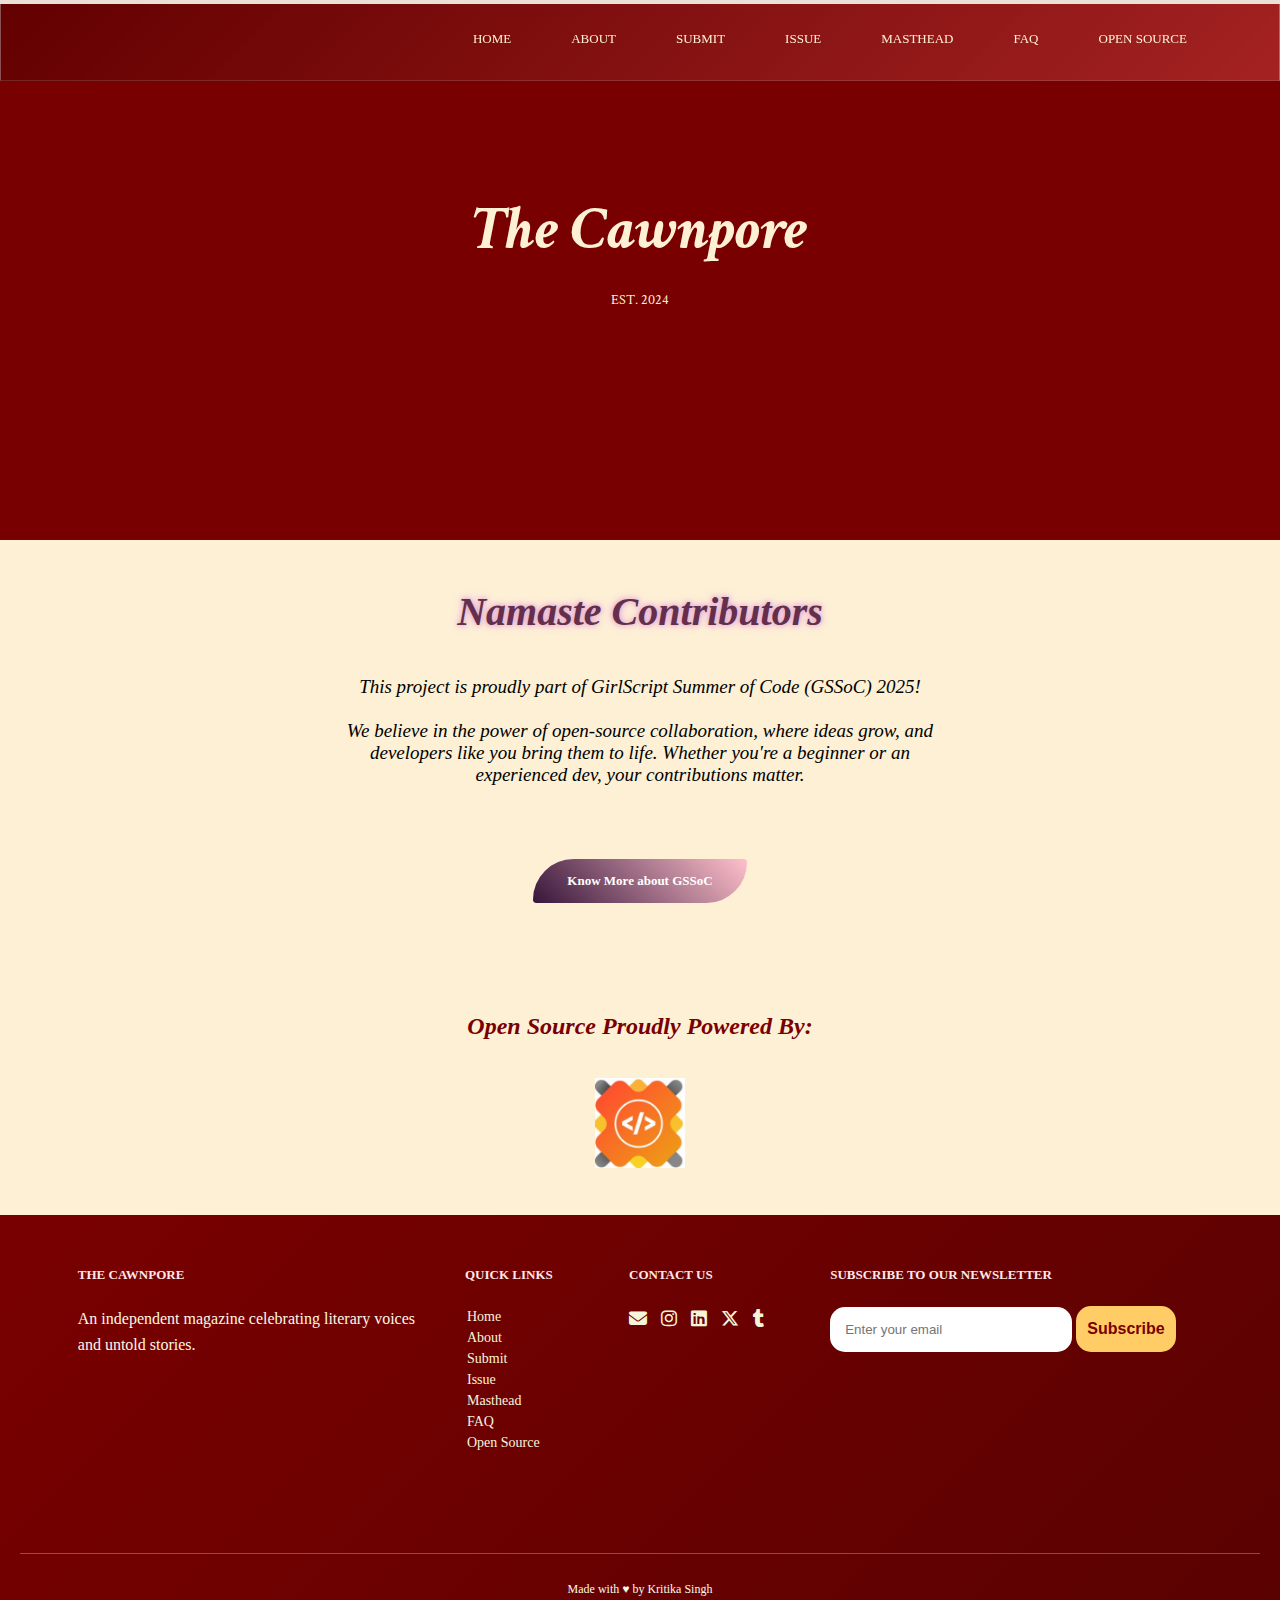
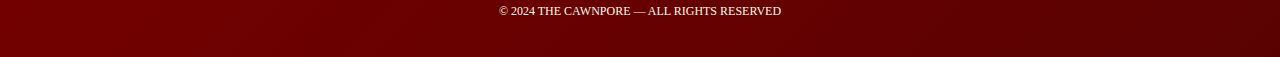
<file: open-source.html>
<!DOCTYPE html>
<html lang="en">

<head>
  <meta charset="UTF-8" />
  <meta name="viewport" content="width=device-width, initial-scale=1.0" />
  <title>Open Source | The Cawnpore</title>
  <link rel="icon" href="assets/favicon.ico" type="image/x-icon">
  <link rel="stylesheet" href="style.css" />
  <link rel="preconnect" href="https://fonts.googleapis.com" />
  <link rel="preconnect" href="https://fonts.gstatic.com" crossorigin />
  <link href="https://fonts.googleapis.com/css2?family=Crimson+Text:ital,wght@1,700&display=swap" rel="stylesheet" />
  <link rel="stylesheet" href="https://cdnjs.cloudflare.com/ajax/libs/font-awesome/6.1.1/css/all.min.css" />
  <link rel="stylesheet"
    href="https://cdnjs.cloudflare.com/ajax/libs/font-awesome/6.5.2/css/all.min.css"
    integrity="sha512-SnH5WK+bZxgPHs44uWIX+LLJAJ9/2PkPKZ5QiAj6Ta86w+fsb2TkcmfRyVX3pBnMFcV7oQPJkl9QevSCWr3W6A=="
    crossorigin="anonymous"
    referrerpolicy="no-referrer" />
</head>

<body>
  <!-- Scroll Progress Bar -->
  <div class="progress-container">
    <div class="progress-bar" id="progressBar"></div>
  </div>

  <!-- Navbar -->
  <section class="header">
    <nav role="navigation" aria-label="Main Menu">
      <div class="nav-links" id="navLinks">
        <i class="fa fa-times" onclick="hideMenu()"></i>
        <ul>
          <li><a href="index.html">HOME</a></li>
          <li><a href="about.html">ABOUT</a></li>
          <li><a href="submission.html">SUBMIT</a></li>
          <li><a href="issue.html">ISSUE</a></li>
          <li><a href="masthead.html">MASTHEAD</a></li>
          <li><a href="faq.html">FAQ</a></li>
          <li><a href="open-source.html">OPEN SOURCE</a></li>
        </ul>
      </div>
      <i class="fa fa-bars" onclick="showMenu()"></i>
    </nav>

    <!-- Hero Section -->
    <div class="text-box">
      <h1>The Cawnpore</h1>
      <p>EST. 2024</p>
    </div>
  </section>

  <!-- Welcome Section -->
  <section class="Welcome" style="text-align: center; padding: 40px 20px;">
    <h2 id="namaste">Namaste Contributors </h2>
    <p id="intro" style="max-width: 700px; margin: auto;">
      This project is proudly part of <strong>GirlScript Summer of Code (GSSoC) 2025</strong>!<br><br>
      We believe in the power of open-source collaboration, where ideas grow, and developers like you bring them to life.
      Whether you're a beginner or an experienced dev, your contributions matter. 
    </p>
    <br>
   <a href="https://gssoc.girlscript.tech" target="_blank" id="issue1-btn" class="btn-gssoc">
  Know More about GSSoC
</a>
  </section>
  

  <!-- Logos -->
<section class="listings" style="text-align: center; margin-bottom: 40px;">
  <h3>Open Source Proudly Powered By:</h3>
  <div class="listing-images" style="margin-top: 10px;">
    <a href="https://gssoc.girlscript.tech" target="_blank">
      <img
        src="gssoc_logo.jpeg"
        alt="GSSoC 2025 Logo"
        class="gssoc-logo"
        style="max-width: 90px; transition: transform 0.3s ease;" />
    </a>
  </div>
</section>


    <!-- Footer -->
    <footer class="site-footer">
      <a class="back-to-top" href="#">
          <i class="fa-solid fa-chevron-up"></i>
      </a>
      <div class="footer-top">
        <div class="footer-about">
          <h3>The Cawnpore</h3>
          <p>An independent magazine celebrating literary voices and untold stories.</p>
        </div>
        <div class="footer-links">
          <h3>Quick Links</h3>
          <ul>
            <li><a href="index.html" >Home</a></li>
            <li><a href="about.html">About</a></li>
            <li><a href="submission.html">Submit</a></li>
            <li><a href="issue.html">Issue</a></li>
            <li><a href="masthead.html">Masthead</a></li>
            <li><a href="faq.html">FAQ</a></li>
            <li><a href="open-source.html">Open Source</a></li>
          </ul>
        </div>
        <div class="footer-contact">
          <h3>Contact Us</h3>
          <div class="social-icons">
            <a href="mailto:thecawnporemagofficial@gmail.com" target="_blank">
              <i class="fa-solid fa-envelope"></i>
            </a>
            <a href="https://www.instagram.com/thecawnporemagazine/?igsh=MWQzcXkxeGNkd29oeA%3D%3D" target="_blank">
              <i class="fa-brands fa-instagram"></i>
            </a>
            <a href="https://www.linkedin.com/company/the-cawnpore-magazine/" target="_blank">
              <i class="fa-brands fa-linkedin"></i>
            </a>
            <a href="https://x.com/TheCawnporeMag?s=09" target="_blank">
              <i class="fa-brands fa-x-twitter"></i>
            </a>
            <a href="https://www.tumblr.com/thecawnporemagazine?source=share" target="_blank">
              <i class="fa-brands fa-tumblr"></i>
            </a>
          </div>
        </div>
        <div class="subscription-box">
          <h3>Subscribe to our Newsletter</h3>
          <form action="/subscribe" method="post">
            <input type="email" name="email" placeholder="Enter your email" required>
            <button type="submit">Subscribe</button>
          </form>
        </div>
      </div>
      <div class="footer-bottom">
        <p>Made with &#x2665; by Kritika Singh</p>
        <p>&copy; 2024 THE CAWNPORE — ALL RIGHTS RESERVED</p>
      </div>
    </footer>

  <!-- JS for Scroll Progress & Menu -->
  <script>
    window.onscroll = function () {
      scrollProgressBar();
    };

    function scrollProgressBar() {
      const winScroll = document.body.scrollTop || document.documentElement.scrollTop;
      const height = document.documentElement.scrollHeight - document.documentElement.clientHeight;
      const scrolled = (winScroll / height) * 100;
      document.getElementById("progressBar").style.width = scrolled + "%";
    }

    const navLinks = document.getElementById("navLinks");

    function showMenu() {
      navLinks.style.right = "0";
      document.body.style.overflow = "hidden";
    }

    function hideMenu() {
      navLinks.style.right = "-200px";
      document.body.style.overflow = "auto";
    }
  </script>
</body>

</html>
</file>
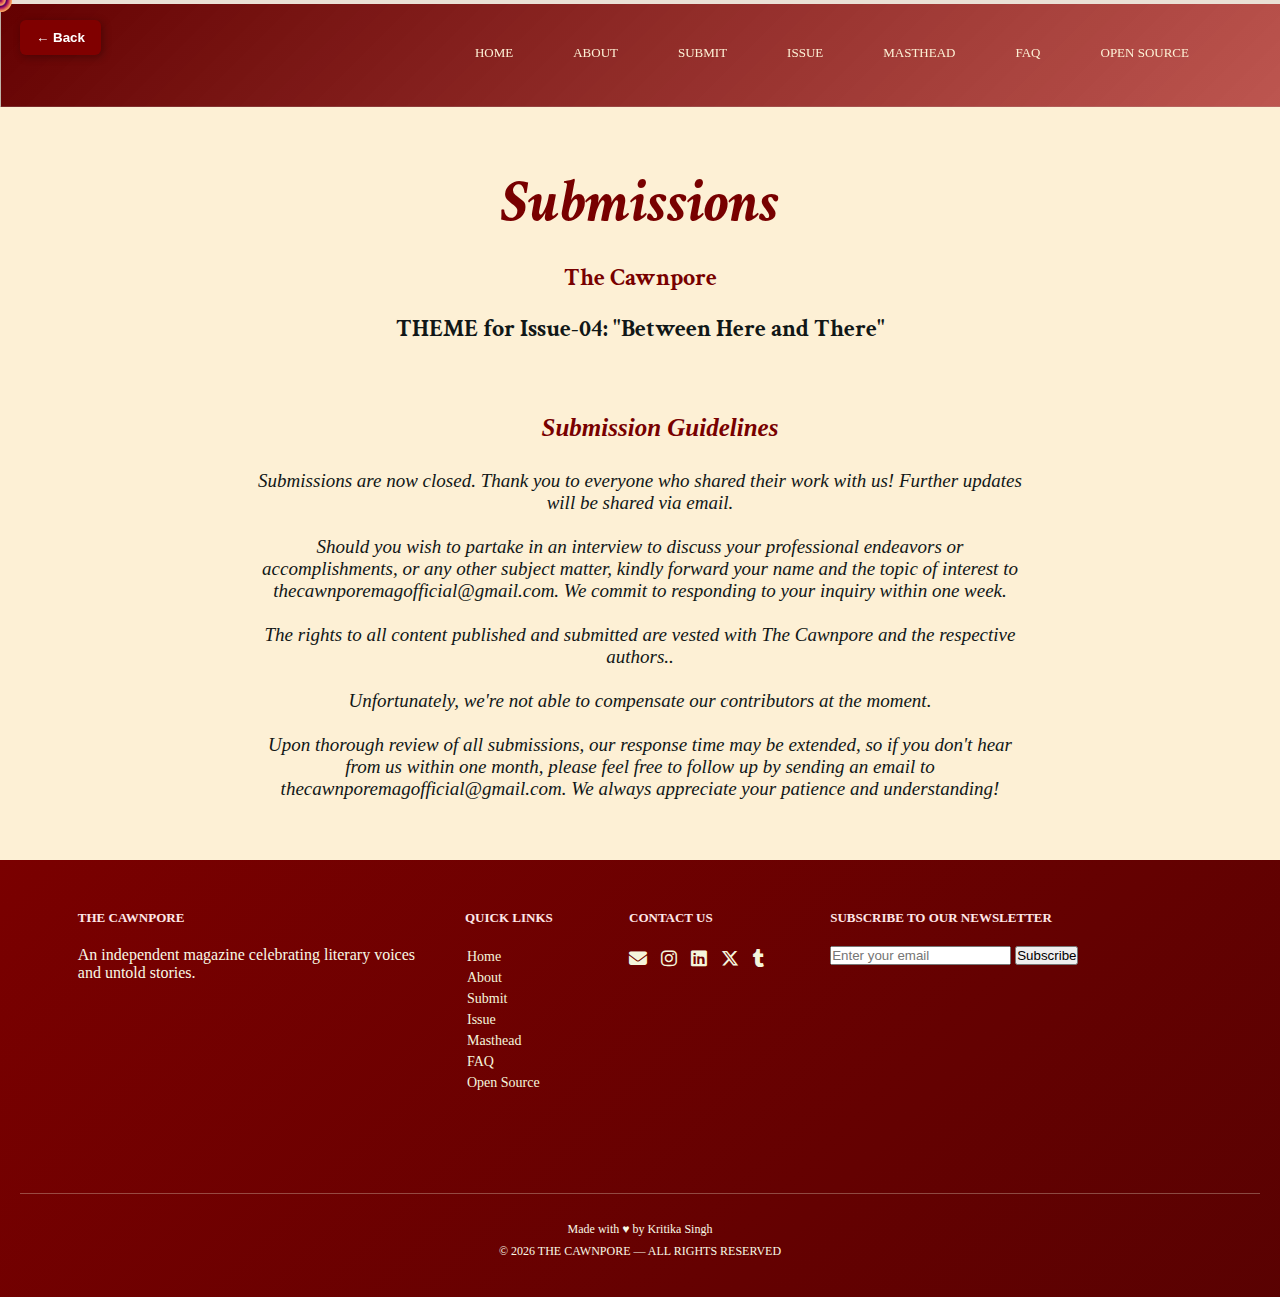
<file: submission.html>
<!DOCTYPE html>
<html lang="en">
<head>
    <meta charset="UTF-8">
    <meta name="viewport" content="width=device-width, initial-scale=1.0">
    <title>Submissions</title>
    <link rel="stylesheet" href="submission.css">
    <link rel="icon" href="assets/favicon.ico" type="image/x-icon">
    <!-- <link rel="stylesheet" href="style.css"> -->
    <link rel="preconnect" href="https://fonts.googleapis.com">
<link rel="preconnect" href="https://fonts.gstatic.com" crossorigin>
<link href="https://fonts.googleapis.com/css2?family=Crimson+Text:ital,wght@1,700&display=swap" rel="stylesheet">
<link rel="stylesheet" href="https://cdnjs.cloudflare.com/ajax/libs/font-awesome/6.1.1/css/all.min.css">
<link rel="stylesheet" href="https://cdnjs.cloudflare.com/ajax/libs/font-awesome/6.5.2/css/all.min.css" integrity="sha512-SnH5WK+bZxgPHs44uWIX+LLJAJ9/2PkPKZ5QiAj6Ta86w+fsb2TkcmfRyVX3pBnMFcV7oQPJkl9QevSCWr3W6A==" crossorigin="anonymous" referrerpolicy="no-referrer" />
<link rel="stylesheet" href="https://cdnjs.cloudflare.com/ajax/libs/font-awesome/6.4.0/css/all.min.css"
    />
</head>
<body>
  <!-- Back Button (Fixed Top-Left Corner) -->
<button onclick="history.back()" style="
    position: fixed;
    top: 20px;
    left: 20px;
    z-index: 1000;
    background-color: #800000;
    color: white;
    border: none;
    padding: 10px 16px;
    border-radius: 6px;
    cursor: pointer;
    font-weight: bold;
    box-shadow: 2px 2px 8px rgba(0,0,0,0.3);
">
  ← Back
</button>
                         <!-- Circles -->
      <div class="circle"></div>
      <div class="circle"></div>
      <div class="circle"></div>
      <div class="circle"></div>
      <div class="circle"></div>
      <div class="circle"></div>
      <div class="circle"></div> 
      <div class="circle"></div>
      <div class="circle"></div>
      <div class="circle"></div>
      <div class="circle"></div>
      <div class="circle"></div>
      <div class="circle"></div>
      <div class="circle"></div>
      <div class="circle"></div>
      <div class="circle"></div>
      <div class="circle"></div>
      <div class="circle"></div>
      <div class="circle"></div>
      <div class="circle"></div>
      <div class="circle"></div>
      <div class="circle"></div>
      <div class="circle"></div>
      <div class="circle"></div>
      <div class="circle"></div>
      <div class="circle"></div>
      <div class="circle"></div>
      <div class="circle"></div>
      <div class="circle"></div>
      <div class="circle"></div>
      <div class="circle"></div>
      <div class="circle"></div>
      <div class="circle"></div>
      <div class="circle"></div>
      <div class="circle"></div>
      <div class="circle"></div>
      <div class="circle"></div>
      <div class="circle"></div>
      <div class="circle"></div>
      <div class="circle"></div>
      <div class="circle"></div>
              <script>

  // Coordinates for the cursor
  const coords = { x: 0, y: 0 };
  const circles = document.querySelectorAll(".circle");

  // Colors for the circles
  const colors = [
    "#ffb56b", "#fdaf69", "#f89d63", "#f59761", "#ef865e", "#ec805d",
    "#e36e5c", "#df685c", "#d5585c", "#d1525c", "#c5415d", "#c03b5d",
    "#b22c5e", "#ac265e", "#9c155f", "#950f5f", "#830060", "#7c0060",
    "#680060", "#60005f", "#48005f", "#3d005e"
  ];

  // Assign colors and initial position to each circle
  circles.forEach(function (circle, index) {
    circle.x = 0;
    circle.y = 0;
    circle.style.backgroundColor = colors[index % colors.length];
  });

  // Update the coordinates when the mouse moves
  window.addEventListener("mousemove", function (e) {
    coords.x = e.clientX;
    coords.y = e.clientY;
  });

  // Animation function to move the circles
  function animateCircles() {
    let x = coords.x;
    let y = coords.y;

    circles.forEach(function (circle, index) {
      // Update the position and scale of each circle
      circle.style.left = x - 12 + "px";
      circle.style.top = y - 12 + "px";
      circle.style.scale = (circles.length - index) / circles.length;

      circle.x = x;
      circle.y = y;

      // Get the next circle in the sequence
      const nextCircle = circles[index + 1] || circles[0];
      x += (nextCircle.x - x) * 0.15;
      y += (nextCircle.y - y) * 0.15;
    });

    // Repeat the animation
    requestAnimationFrame(animateCircles);
  }

  // Start the animation
  animateCircles();

</script>
    <div class="progress-container">
      <div class="progress-bar" id="progressBar"></div>
    </div>
    <section class="header">
        <nav role="navigation" aria-label="Main Menu">
          <div class = "nav-links" id="navLinks">
            <i class="fa fa-times" onclick="hideMenu()"></i>
            <ul>
            
              <li><a href="index.html">HOME</a></li>
              <li><a href="about.html">ABOUT</a></li>
              <li><a href="submission.html">SUBMIT</a></li>
              <li><a href="issue.html">ISSUE</a></li>
              <li><a href="masthead.html">MASTHEAD</a></li>
              <li><a href="faq.html">FAQ</a></li>
              <li><a href="open-source.html">OPEN SOURCE</a></li>
            
            </ul>
          </div>
          <i class="fa fa-bars" onclick="showMenu()"></i>
        </nav>
    
    </section>
    <section class="header1">

        <div class="text-box1">
            <h1>Submissions</h1>
            <h2>The Cawnpore</h2>
            <h3 class="theme-heading">THEME for Issue-04: "Between Here and There"</h3>
            <br>
        </div>

    </section>

    <section class="submit">
      <div class="submission-guidelines-wrapper">
        <h3 class="h1k">Submission Guidelines</h3>
        <br>

            <div class="mh10">
            
            <p class="intro">
                 <strong>Submissions are now closed.</strong>  
                 Thank you to everyone who shared their work with us!  
                 Further updates will be shared via email.
                <br>
<!--                 We understand that following submission guidelines can be crucial and sometimes challenging. Your attention to these guidelines will greatly assist us in reviewing your work effectively and maintaining the quality of our publication.
                    <br>
                    <br>
                    1. We kindly ask that you refrain from submitting works that have been previously published or are being simultaneously considered elsewhere.
                    <br>
                    <br>
                    2. We love original content, so please ensure that your submission is created by you and not generated by AI. If you're submitting a multilingual piece, we'd also appreciate a translation in English.
                    <br>
                    <br>
                    3. When you submit, please include your name and the genre of your piece in the subject line. In the body of the email, a third-person bio would be fantastic.
                    <br>
                    <br>
                    4. For poetry and prose, submit your work in .doc, .docx, or .pdf format. Use Times New Roman, 12 pt font. No line count for poetry; word limit for fiction and non-fiction is 2500 words.
                    <br>
                    <br>
                    5. Art & photography must be sent as high-resolution JPG or PNG files.
                    <br>
                    <br>
                    6. If your work is accepted, we may make some edits. Don't worry, we'll send the edited version to you for review before it's published. If there are any changes you aren't comfortable with, or if you'd like to make additional edits, just let us know.
                    <br>
                    <br>
                    7. For fiction pieces, send them to thecawnporefiction@gmail.com.
                    <br>
                    <br>
                    8. For non-fiction, send them to nonfictionthecawnpore@gmail.com.
                    <br>
                    <br>
                    9. For poetry pieces, send them to poetrythecawnpore@gmail.com.
                    <br>
                    <br>
                    10. If you want to submit any illustrations, photographs, digital artwork, traditional artwork, or cartoons, feel free to send them to artworkthecawnpore@gmail.com.
                    <br>
                    <br>
                    11. If you have anything else you'd like to submit, such as a book or movie review, just send it to thecawnporemagofficial@gmail.com.
                    <br> -->
                    <br>
                    Should you wish to partake in an interview to discuss your professional endeavors or accomplishments, or any other subject matter, kindly forward your name and the topic of interest to thecawnporemagofficial@gmail.com. We commit to responding to your inquiry within one week.
                    <br>
                    <br>
                    The rights to all content published and submitted are vested with The Cawnpore and the respective authors..
                    <br>
                    <br>
                    Unfortunately, we're not able to compensate our contributors at the moment.
                    <br>
                    <br>
                    Upon thorough review of all submissions, our response time may be extended, so if you don't hear from us within one month, please feel free to follow up by sending an email to thecawnporemagofficial@gmail.com. We always appreciate your patience and understanding!</p>  
                
<!--                     <p class="intro">
                        *Want to learn more about the theme? Visit our Instagram post <a href="https://www.instagram.com/p/DJrNiZ7zSRM/?utm_source=ig_web_button_share_sheet&igsh=MzRlODBiNWFlZA%3D%3D" target="_blank">here</a>.
                        </p> -->
            </div>
          </div>
    </section>

    <!-- Footer -->
    <footer class="site-footer">
      <a class="back-to-top" href="#">
          <i class="fa-solid fa-chevron-up"></i>
      </a>
      <div class="footer-top">
        <div class="footer-about">
          <h3>The Cawnpore</h3>
          <p>An independent magazine celebrating literary voices and untold stories.</p>
        </div>
        <div class="footer-links">
          <h3>Quick Links</h3>
          <ul>
            <li><a href="index.html" >Home</a></li>
            <li><a href="about.html">About</a></li>
            <li><a href="submission.html">Submit</a></li>
            <li><a href="issue.html">Issue</a></li>
            <li><a href="masthead.html">Masthead</a></li>
            <li><a href="faq.html">FAQ</a></li>
            <li><a href="open-source.html">Open Source</a></li>
          </ul>
        </div>
        <div class="footer-contact">
          <h3>Contact Us</h3>
          <div class="social-icons">
            <a href="mailto:thecawnporemagofficial@gmail.com" target="_blank">
              <i class="fa-solid fa-envelope"></i>
            </a>
            <a href="https://www.instagram.com/thecawnporemagazine/?igsh=MWQzcXkxeGNkd29oeA%3D%3D" target="_blank">
              <i class="fa-brands fa-instagram"></i>
            </a>
            <a href="https://www.linkedin.com/company/the-cawnpore-magazine/" target="_blank">
              <i class="fa-brands fa-linkedin"></i>
            </a>
            <a href="https://x.com/TheCawnporeMag?s=09" target="_blank">
              <i class="fa-brands fa-x-twitter"></i>
            </a>
            <a href="https://www.tumblr.com/thecawnporemagazine?source=share" target="_blank">
              <i class="fa-brands fa-tumblr"></i>
            </a>
          </div>
        </div>
        <div class="subscription-box">
          <h3>Subscribe to our Newsletter</h3>
          <form action="/subscribe" method="post">
            <input type="email" name="email" placeholder="Enter your email" required>
            <button type="submit">Subscribe</button>
          </form>
        </div>
      </div>
      <div class="footer-bottom">
        <p>Made with &#x2665; by Kritika Singh</p>
        <p>&copy; <span id="year"></span> THE CAWNPORE — ALL RIGHTS RESERVED</p>
      </div>
    </footer>


    <script src="index.js" ></script>

</body>
</html>
</file>
<file: faq.css>
* {
  padding: 0;
  margin: 0;
  box-sizing: border-box;
}
.body{
  background-color: #fdf0d5;
}
html {
  scroll-behavior: smooth;
}
.progress-container {
  width: 100%;
  height: 4px; 
  background: #EAE0D5; 
  position: fixed; 
  top: 0;
  left: 0;
  z-index: 1000; 
}

    /* Circle styles */
    .circle {
      height: 24px;
      width: 24px;
      border-radius: 50%;
      background-color: black;
      position: fixed;
      top: 0;
      left: 0;
      pointer-events: none;
      z-index: 99999999;
      transition: transform 0.1s ease-out;
    }
    
.progress-bar {
  height: 100%;
  width: 0%; 
  background: #8B0000; 
}
.faq-page .header{
    min-height:20vh;
}
.header {
  min-height: 0vh;
  width: 100%;
  background-position: center;
  background-size: cover;
  position: relative;
  padding: 20px 0;
}
nav {
    display: flex;
    justify-content: space-between;
    align-items: center;
    padding: 0.75rem 5%;
    margin-right: 6px;
      background: linear-gradient( 135deg,
    rgba(242, 237, 237, 0.3), /* soft highlight */
    rgba(122, 0, 0, 0.8),     /* your base color */
    rgba(17, 16, 16, 0.3)        /* subtle depth */
);
    backdrop-filter: blur(8px);
    border: 1px solid rgba(255, 255, 255, 0.3);
    box-shadow: 0 8px 24px rgba(0, 0, 0, 0.2);
    border-bottom: 1px solid rgba(179, 177, 177, 0.2);
    position: fixed;
    top: 0;
    height: 9%;
    width: 100%;
    z-index: 999;
}


.nav-links {
  flex: 1;
  text-align: right;
}

.nav-links ul li {
  list-style: none;
  display: inline-block;
  padding: 8px 12px;
  position: relative;
}

.nav-links ul li a {
  color: #fdf0d5;
  text-decoration: none;
  font-family: serif;
  font-size: 13px;
  padding: 12px 16px;
  display: block;
}

.nav-links ul li a:hover {
    text-decoration: none; /* REMOVE underline */
}

.nav-links ul li::after {
    content: '';
    width: 0%;
    height: 2px;
    background: #fdf0d5;
    display: block;
    margin: auto;
    transition: 0.5s;
}

.nav-links ul li:hover::after {
    width: 100%;
}


nav .fa {
  display: none;
}
@media (max-width: 700px) {
  .nav-links ul li {
    display: block;
  }
  .nav-links {
    position: fixed;
     background: linear-gradient(135deg, #d24848 ,#7a0000, #cea8bc);
    height: 100vh;
    width: 200px;
    top: 0;
    right: -200px;
    text-align: left;
    z-index: 2;
    box-shadow: -8px 0 20px rgba(0, 0, 0, 0.5);
    transition: right 0.4s ease-in-out;
  }
  nav .fa-times {
    display: block;
    color: #663346;
    margin: 10px;
    font-size: 22px;
    cursor: pointer;
  }
  nav .fa-bars {
    display: block;
    color: #663346;
    margin: 10px;
    font-size: 22px;
    cursor: pointer;
    }
  }
  .nav-links ul {
    padding: 30px;
  }

main{
    display: flex;
    gap: 1rem;
    flex-direction: column;
}
.heading-faq{
    display: flex;
    align-items: center;
    justify-content: center;
    height: 5rem;
    background-color: #780000;
    color: #fdf0d5;
    text-align: center;
    font-size: 1.5rem;
    padding-bottom: 48px;
    /* width: 100vw; */
}

.social-icons {
  margin-top: 10px;
}

.social-icons a {
  font-size: 18px;
  margin-right: 10px;
  color: #f5f5dc;
  display: inline-block;
  transition: transform 0.2s ease, color 0.3s ease;
}
.social-icons a:hover {
  color: #ffd9b3;
  transform: translateY(-3px) scale(1.15);
}


.faq {
  color: #780000;
  border-left: 4px solid #780000;
  background: #fff;
  border-top-right-radius: 1rem;
  border-bottom-right-radius: 1rem;
  margin-right: 5vw;
  margin-left: 60px;
  padding: 0.5rem;
  box-shadow: #780000 0 0 7px;
}
a{
    text-decoration: none;
    color: #780000;
}
.ask{
    display: flex;
    color: #fdf0d5;
    flex-direction: column;
    height: 10rem;
    background-color: #780000;
    width: 25rem;
    margin: auto;
    align-items: center;
    gap: 0.5rem ;   
    border-radius: 1rem; 
}

.mail{
    background-color: #fdf0d5;
    width: 80%;
    border-radius: 1.5rem;
    text-align: center;
    padding: 0.5rem;
}
.ask h3{
    font-size: 1.5rem;
}
.seperator{
    height: 2rem;
}
.ask p{
    justify-self: end;
}
.mail img{
    object-fit: cover;
}



/*  CSS for Phone */
@media screen and (max-width:768px) {
    .heading{
        font-size: 0.75rem;
    }
    .ask{
        border-radius: 0;
    }
}
</file>
<file: masthead.css>
* {
  margin: 0;
  padding: 0;
  box-sizing: border-box;
}

body {
  background-color: #fdf0d5;
  line-height: 1.6;
}

html {
  scroll-behavior: smooth;
}
/* Circle styles */
.circle {
  height: 24px;
  width: 24px;
  border-radius: 50%;
  background-color: black;
  position: fixed;
  top: 0;
  left: 0;
  pointer-events: none;
  z-index: 99999999;
  transition: transform 0.1s ease-out;
}
 @media (max-width: 600px) {
  .circle {
    display: none !important;
  }
}
.progress-container {
  width: 100%;
  height: 4px;
  background: #eae0d5;
  position: fixed;
  top: 0;
  left: 0;
  z-index: 1000;
}

.progress-bar {
  height: 100%;
  width: 0%;
  background: #8b0000;
}

.header {
  min-height: 0vh;
  width: 100%;
  background-position: center;
  background-size: cover;
  position: relative;
  padding: 20px 0;
}
nav {
    display: flex;
    justify-content: space-between;
    align-items: center;
    padding: 0.75rem 5%;
    margin-right: 6px;
    background: linear-gradient(135deg,
        rgb(99, 0, 0),
        rgba(218, 67, 67, 0.665),
        rgb(71, 22, 22),
        rgba(17, 16, 16, 0.3)

    );
    background-size: 400% 400%; /* make the gradient larger to animate */
    animation: gradientMove 5s linear infinite;

    backdrop-filter: blur(8px);
    border: 1px solid rgba(255, 255, 255, 0.3);
    border-bottom: 1px solid rgba(179, 177, 177, 0.2);
    position: fixed;
    top: 0;
    height: 9%;
    width: 100%;
    z-index: 999;
}

/* Animation Keyframes */
@keyframes gradientMove {
    0% {
        background-position: 0% 50%;
    }
    50% {
        background-position: 100% 50%;
    }
    100% {
        background-position: 0% 50%;
    }
}


.header1 {
  min-height: 36vh;
  width: 100%;
  background-color: #fdf0d5;
  background-position: center;
  background-size: cover;
  position: relative;
  padding: 20px 20px;
}

.text-box1 {
  color: #780000;
  font-family: "Crimson Text", serif;
  width: 90%;
  position: absolute;
  margin-top: 45px;
  top: 50%;
  left: 50%;
  transform: translate(-50%, -50%);
  text-align: center;
  overflow: hidden;
}

.text-box1 h1 {
  margin-top: 15px;
  font-weight: 700;
  font-style: italic;
  font-size: 62px;
}
.text-box1 p {
  width: 100%;
  margin: 10px 0 40px;
  font-size: 30px;
  display: inline-block;
  white-space: nowrap;
  overflow: hidden;
  animation: erase 5s steps(85) infinite;
}
@keyframes erase {
  from {
    width: 100%;
  }
  to {
    width: 0;
  }
}

.nav-links {
  flex: 1;
  text-align: right;
}

.nav-links ul li {
  list-style: none;
  display: inline-block;
  padding: 8px 12px;
  position: relative;
}

.nav-links ul li a {
  color: #fdf0d5;
  text-decoration: none;
  font-family: serif;
  font-size: 13px;
  padding: 12px 16px;
  display: block;
}

.nav-links ul li a:hover {
  text-decoration: none; /* REMOVE underline */
}

.nav-links ul li::after {
  content: "";
  width: 0%;
  height: 2px;
  background: #fdf0d5;
  display: block;
  margin: auto;
  transition: 0.5s;
}

.nav-links ul li:hover::after {
  width: 100%;
}

nav .fa {
  display: none;
}
@media (max-width: 700px) {
  .text-box h1 {
    margin-top: 15px;
    font-weight: 700;
    font-style: italic;
    font-size: 40px;
  }
  .nav-links ul li {
    display: block;
  }
  .nav-links {
    position: fixed;
    background: linear-gradient(135deg, #d24848, #7a0000, #cea8bc);
    height: 100vh;
    width: 200px;
    top: 0;
    right: -200px;
    text-align: left;
    z-index: 2;
    box-shadow: -8px 0 20px rgba(0, 0, 0, 0.5);
    transition: right 0.4s ease-in-out;
  }

  nav .fa {
    display: block;
    color: #663346;
    margin: 10px;
    font-size: 22px;
    cursor: pointer;
    z-index: 10;
    background: linear-gradient(
      135deg,
      #fdfbfb,
      #ebedee
    ); /* soft gradient backdrop */
    padding: 10px;
    border-radius: 12px;
    box-shadow: 0 8px 20px rgba(0, 0, 0, 0.05);
  }
  .nav-links ul {
    padding: 30px;
  }

  .people {
    width: 100%;
    padding-left: 0;
    padding-right: 0;
  }
  .h1k {
    text-align: center;
    padding-left: 40px;
    font-style: italic;
    color: #780000;
    font-size: 25px;
  }

  .founder-card,
  .founder-content {
    flex-direction: column;
    padding: 1.2rem;
  }

  .founder-name {
    font-size: 1.5rem;
    text-align: center;
  }

  .founder-card .role {
    text-align: center;
  }

  .founder-card .intro,
  .founder-card .social-link {
    text-align: justify;
  }
}

.team-heading {
  color: #8b0000;
  margin-top: 8%;
  font-size: 4vh;
  text-decoration: underline;
}

.search-wrapper {
  display: flex;
  gap: 10px;
  margin-bottom: 20px;
}

#searchBar {
  padding: 8px;
  flex-grow: 1;
  border-radius: 25px;
  width: 30vw;
  border: 3px solid transparent;
  background-image: linear-gradient(#ffffff, #f1e9e9),
    linear-gradient(135deg, gold, orange, crimson);
  background-origin: border-box;
  background-clip: padding-box, border-box;
  box-shadow: 0 0 10px rgba(0, 0, 0, 0.8);
  outline: none;
}

#searchBtn {
  padding: 8px 16px;
  background: linear-gradient(-45deg, #ff6ec4, #7873f5, #4ade80, #facc15);
  background-size: 400% 400%;
  animation: gradientShift 15s ease infinite;
  color: white;
  box-shadow: 0 0 30px rgba(255, 110, 196, 0.6),
    0 0 60px rgba(120, 115, 245, 0.4), 0 0 90px rgba(74, 222, 128, 0.3);
  border: none;
  border-radius: 25px;
  cursor: pointer;
}

@keyframes gradientShift {
  0% {
    background-position: 0% 50%;
  }
  50% {
    background-position: 100% 50%;
  }
  100% {
    background-position: 0% 50%;
  }
}

#searchBtn:hover {
  transform: scale(1.1);
  box-shadow: 0 0 15px rgba(120, 115, 245, 0.6);
}

.people {
  width: 80%;
  margin: auto;
  text-align: center;
  padding-top: 20px;
}
.h1k {
  text-align: center;
  padding-left: 40px;
  font-style: italic;
  color: #780000;
  font-size: 25px;
}

.team-container {
  display: flex;
  flex-direction: column;
  gap: 2rem;
  margin: 2rem auto;
  max-width: 1200px;
  padding: 1rem;
  align-items: center;
}

.founder-card {
  display: flex;
  flex-direction: column;
  background: linear-gradient(to bottom, #fffefe, #fbfafa, #d3cdcd, #fffefe);
  border-radius: 15px;
  padding: 2rem;
  box-shadow: 0 4px 12px rgba(106, 13, 173, 0.1);
  transition: transform 0.6s ease-in-out 0.3s, box-shadow 0.6s ease-in-out 0.3s;
}

.founder-card:hover {
  transform: translateY(-5px);
  box-shadow: 0 6px 12px rgba(0, 0, 0, 0.6);
}

.founder-content {
  display: flex;
  flex-direction: row;
  align-items: flex-start;
  gap: 1.5rem;
  width: 100%;
}

.founder-text {
  flex: 1;
}

.founder-name {
  font-size: 2rem;
  color: #6a0dad;
  margin-bottom: 0.3rem;
}

.founder-card .role {
  font-weight: bold;
  color: #444;
  margin-bottom: 1rem;
}

.founder-card .intro {
  color: #333;
  line-height: 1.6;
  margin-bottom: 0.8rem;
}

.founder-card .social-link a {
  color: #f2f2f3;
  text-decoration: none;
  font-weight: bold;
}
.founder-card .social-link a:hover {
  text-decoration: underline;
}

.team-grid {
  display: grid;
  grid-template-columns: repeat(auto-fit, minmax(280px, 1fr));
  gap: 1.5rem;
  margin: 2rem auto;
  padding: 0 2rem;
}

.team-card {
  background: linear-gradient(to right, #cdb2ad, #fdf0d5, #bcaf87);
  border: 2px solid #780000;
  border-radius: 15px;
  padding: 1.5rem;
  color: #780000;
  /* font-family: 'Crimson Text', serif; */
  box-shadow: 0 4px 6px rgba(0, 0, 0, 0.1);
  transition: transform 0.3s ease, box-shadow 0.3s ease;
}

.team-card:hover {
  background: linear-gradient(to bottom, #bcaf87, #fdf0d5, #cdb2ad);
  transform: translateY(-5px);
  box-shadow: 0 6px 12px rgba(0, 0, 0, 0.6);
}

.team-card h3 {
  font-size: 24px;
  margin-bottom: 0.3rem;
}

.team-card .role {
  font-style: italic;
  font-size: 16px;
  margin-bottom: 1rem;
}

.team-card .intro {
  font-size: 15px;
  line-height: 1.6;
}

.insta-link {
  display: inline-block;
  margin-top: 1rem;
  text-decoration: none;
  color: #fdf0d5;
  background-color: #780000;
  padding: 8px 14px;
  border-radius: 25px;
  transition: background-color 0.3s ease;
}

.insta-link:hover {
  background-color: #a30000;
}

/* .mh10{
    width: 50%;
    margin: auto;
    text-align: center;
    padding-top: 10px;
    }       
.mh10 img {
    padding-top: 0px;
    width: 30%;
    border-radius: 10px;
    
}
@media(max-width: 700px) {
   
    .mh10 img {
        width: 60%;
        border-radius: 10px;
    }
    .mh10 {
        width: 100%;
    }  */
/* } */
.intro {
  color: #111717;
  font-size: 19px;
  font-weight: 300;
  line-height: 22px;
  padding: 10px;
  font-style: italic;
  /* font-family: "Times New Roman", Times, serif; */
}

.social {
  color: #780000;
  font-size: 19px;
  font-weight: 300;
  line-height: 22px;
  padding: 10px;
  font-style: italic;
  font-family: "Times New Roman", Times, serif;
}

#join-btn {
  display: inline-block;
  text-decoration: none;
  color: #780000;
  border: 1px solid #780000;
  border-radius: 20px;
  padding: 12px 34px;
  font-size: 13px;
  background: transparent;
  position: relative;
  cursor: pointer;
  font-weight: 600;
  margin-top: 60px;
}

#join-btn:hover {
  border: 1px solid #780000;
  background: #d9ed92;
  transition: 1s;
}

/** FOOTER **/

.site-footer {
  background: linear-gradient(135deg, #7a0000, #390303, #c12a2a);
  color: #f9f9e6;
  background-size: 600% 600%;
  font-family: "Georgia", serif;
  padding: 50px 20px 15px;
  background-size: 400% 400%; /* Enables movement */
  animation: gradientShift 6s linear infinite;
}
@keyframes gradientShift {
  0% {
    background-position: 0% 50%;
  }
  50% {
    background-position: 100% 50%;
  }
  100% {
    background-position: 0% 50%;
  }
}

/* Back-to-top button */
.back-to-top {
  position: fixed;
  height: 45px;
  width: 45px;
  bottom: 16px;
  right: 30px;
  font-size: 26px;
  background-color: #780000;
  color: #fdf0d5;
  border-radius: 50%;
  text-decoration: none;
  display: flex;
  opacity: 0;
  pointer-events: none;
  justify-content: center;
  align-items: center;
  box-shadow: 0px 0px 10px #fdf0d5;
  transition: all 0.4s;
}

.back-to-top.active {
  bottom: 30px;
  opacity: 1;
  pointer-events: auto;
}

.back-to-top:focus {
  outline: none;
}

.back-to-top:hover {
  background-color: #fdf0d5;
  color: #780000;
  box-shadow: 0px 0px 10px #780000;
  font-size: 28px;
}

/* Top section */
.footer-top {
  display: grid;
  justify-content: center;
  grid-template-columns: 28% 10% 13% 30%;
  gap: 40px;
  margin-bottom: 100px;
}

.footer-top h3 {
  /* font-weight: 900; */
  font-size: 13px;
  text-transform: uppercase;
  margin-bottom: 20px;
  color: #ffe7e7;
}

/* Links with underline grow */
.footer-top a {
  font-size: 14px;
  color: #f5f5dc;
  line-height: 1.5;
  position: relative;
  text-decoration: none;
  transition: color 0.3s ease;
}
.footer-top a::after {
  content: "";
  position: absolute;
  width: 0%;
  height: 1px;
  bottom: -2px;
  left: 0;
  background: #ec6f35;
  transition: width 0.3s ease;
}
.footer-top a:hover::after {
  width: 100%;
}
.footer-top a:hover {
  color: #ffd9b3;
}

.footer-links ul {
  font-size: 6px;
  padding: 0px 2px;
  list-style-type: none;
}

/* Social Icons with bounce */

.social-icons {
  margin-top: 10px;
}

.social-icons a {
  font-size: 18px;
  margin-right: 10px;
  color: #f5f5dc;
  display: inline-block;
  transition: transform 0.2s ease, color 0.3s ease;
}
.social-icons a:hover {
  color: #ec6f35;
  transform: translateY(-3px) scale(1.15);
}

/* Footer Newsletter Section */
.subscription-box-about h2 {
  font-size: 18px;
  color: #fff8e7;
  margin-bottom: 10px;
  font-family: "Georgia", serif;
}

.subscription-box-about form {
  width: 100%;
}

.subscription-box-about input {
  padding: 15px;
  width: 65%;
  border: 2px solid orangered;
  border-radius: 50px;
  margin-bottom: 10px;
}

.subscription-box-about button {
  background: #ee834e;
  color: #7a0000;
  border: none;
  padding: 14px 10px;
  width: 100px;
  border-radius: 60px;
  cursor: pointer;
  font-weight: bold;
  font-size: 16px;
  text-align: center;
  transition: all 0.3s;

  box-shadow: 0 4px 12px rgba(0, 0, 0, 0.2); /* subtle default shadow */
}
.subscription-box-about button:hover {
  background: #da715ee1;
  box-shadow: 0 6px 18px rgba(218, 113, 94, 0.5); /* deeper colored glow on hover */
}
button:active {
  scale: 0.95;
}
/* Bottom bar */
.footer-bottom {
  text-align: center;
  font-size: 12px;
  border-top: 1px solid rgba(245, 245, 220, 0.3);
  padding-top: 25px;
  padding-bottom: 20px;
  line-height: 1.8;
}

/* Responsive */
@media (max-width: 768px) {
  .footer-top {
    grid-template-columns: 1fr 1fr;
    gap: 40px;
  }
}
@media (max-width: 500px) {
  .footer-top {
    grid-template-columns: 1fr;
    text-align: center;
  }
  .social-icons {
    justify-content: center;
  }
  .footer-newsletter form {
    flex-direction: column;
  }
  .ripple-btn {
    width: 100%;
  }
}

@media (max-width: 700px) {
  .team-grid {
    display: flex;
    flex-direction: column;
    align-items: center;
    padding: 0;
    margin: 0;
    width: 100%;
  }
  .team-card {
    max-width: 350px;
    width: 100%;
    margin: 0 0 1.5rem 0;
  }
}


.navbar-logo {
  height: 40px;
  margin-right: 16px
  vertical-align: middle;
}
</file>
<file: style.css>
*{
    margin: 0;
    padding: 0;
    box-sizing: border-box;
}

html {
    scroll-behavior: smooth;
}

body{
    background-color: #fdf0d5;
    line-height: 1.6;
}

    /* Circle styles */
    .circle {
      height: 24px;
      width: 24px;
      border-radius: 50%;
      background-color: black;
      position: fixed;
      top: 0;
      left: 0;
      pointer-events: none;
      z-index: 99999999;
      transition: transform 0.1s ease-out;
    }

    @media (max-width: 600px) {
  .circle {
    display: none !important;
  }
}


.progress-container {
  width: 100%;
  height: 4px; 
  background: #EAE0D5; 
  position: fixed; 
  top: 0;
  left: 0;
  z-index: 1000; 
}

.progress-bar {
  height: 100%;
  width: 0%; 
  background: #8B0000; 
}

.header {
    min-height: 40vh;
    min-height: 40vh;
    min-height: 60vh;
    width: 100%;
    background-color: #780000;
    background-position: center;
    background-size: cover;
    position: relative;
    padding-top: 80px;
}

nav {
    display: flex;
    justify-content: space-between;
    align-items: center;
    padding: 0.75rem 5%;
    margin-right: 6px;
    background: linear-gradient(135deg,
        rgb(99, 0, 0),
        rgba(218, 67, 67, 0.665),
        rgb(71, 22, 22),
        rgba(17, 16, 16, 0.3)

    );
    background-size: 400% 400%; /* make the gradient larger to animate */
    animation: gradientMove 5s linear infinite;

    backdrop-filter: blur(8px);
    border: 1px solid rgba(255, 255, 255, 0.3);
    border-bottom: 1px solid rgba(179, 177, 177, 0.2);
    position: fixed;
    top: 0;
    height: 9%;
    width: 100%;
    z-index: 999;
}

/* Animation Keyframes */
@keyframes gradientMove {
    0% {
        background-position: 0% 50%;
    }
    50% {
        background-position: 100% 50%;
    }
    100% {
        background-position: 0% 50%;
    }
}


/* Animation Keyframes */
@keyframes gradientMove {
    0% {
        background-position: 0% 50%;
    }
    50% {
        background-position: 100% 50%;
    }
    100% {
        background-position: 0% 50%;
    }
}



.text-box {
  color: #fdf0d5;
  font-family: "Crimson Text", serif;
  width: 90%;
  text-align: center;
  margin: 0 auto;
}


.text-box h1 {
    margin-top: 100px;
    font-weight: 700;
    font-style: italic;
    font-size: 62px;
}

.text-box p {
    margin: 10px 0 40px;
    font-size: 14px
    
}
.nav-links {
    flex: 1;
    text-align: right;
    position: relative;
    z-index: 10;
}

.nav-links ul li {
    list-style: none;
    display: inline-block;
    padding: 8px 12px;
    position: relative;

}

.nav-links ul li a{
    color: #fdf0d5;
    text-decoration: none;
    font-family: serif;
    font-size: 13px;
    padding: 12px 16px;
    display: block;

}

.nav-links ul li a:hover {
    text-decoration: none; /* REMOVE underline */
}

.nav-links ul li::after {
    content: '';
    width: 0%;
    height: 2px;
    background: #fdf0d5;
    display: block;
    margin: auto;
    transition: 0.5s;
}

.nav-links ul li:hover::after {
    width: 100%;
}


nav .fa {
    display: none;
}
.container {
  display: flex;
  flex-wrap: wrap;
  gap: 16px; 
  justify-content: center; 
  align-items: flex-start;
}
.card-title {
  color: #262626;
  font-size: 1.5em;
  line-height: normal;
  font-weight: 700;
  margin-bottom: 0.5em;
}

.small-desc {
  font-size: 1em;
  font-weight: 400;
  line-height: 1.5em;
  color: #452c2c;
}

.small-desc {
  font-size: 1em;
}

.go-corner {
  display: flex;
  align-items: center;
  justify-content: center;
  position: absolute;
  width: 2em;
  height: 2em;
  overflow: hidden;
  top: 0;
  right: 0;
  background: linear-gradient(135deg, #d24848, #5a0000);
  border-radius: 0 4px 0 32px;
}

.go-arrow {
  margin-top: -4px;
  margin-right: -4px;
  color: white;
  font-family: courier, sans;
}

.card {
  display: block;
  position: relative;
  width: 300px;
  height: 400px;
  background-color: rgba(234, 171, 214,0.4);
  border-radius: 10px;
  padding: 2em 1.2em;
  margin: 12px;
  text-decoration: none;
  z-index: 0;
  overflow: hidden;
  background: linear-gradient(to bottom,#cdb2ad,#fdf0d5, #bcaf87);
  font-family: Arial, Helvetica, sans-serif;
  box-shadow: 10px 10px 20px #c6bcc5;
}

.card:before {
  content: '';
  position: absolute;
  z-index: -1;
  top: -16px;
  right: -16px;
  background: linear-gradient(135deg, #8B0000, #5a0000); 
  height: 40px;
  width: 40px;
  border-radius: 32px;
  transform: scale(1);
  transform-origin: 50% 50%;
  transition: transform 0.35s ease-out;
}

.card:hover:before {
  transform: scale(28);
}

.card:hover .small-desc {
  transition: all 0.5s ease-out;
  color: rgba(255, 255, 255, 0.8);
}

.card:hover .card-title {
  transition: all 0.5s ease-out;
  color: #ffffff;
}


/* Responsive Design Enhancements */
@media (max-width: 700px) {
    .text-box h1 {
        margin-top: 15px;
        font-weight: 700;
        font-style: italic;
        font-size: clamp(32px, 6vw, 40px);
    }

    nav{
      height: 7%;
    }

    .text-box p {
        font-size: clamp(12px, 2vw, 14px);
    }

    .nav-links ul {
        display: grid;
        grid-template-columns: 1fr;
        gap: 16px;
        padding: 40px 20px;
    }

    .nav-links ul li {
        display: block;
        opacity: 0;
        transform: translateX(30px);
        animation: slideIn 0.4s forwards;
    }

    @keyframes slideIn {
        to {
            opacity: 1;
            transform: translateX(0);
        }
    }

    .nav-links {
        position: fixed;
        background: linear-gradient(135deg, #d24848 ,#7a0000, #cea8bc);
        height: 100vh;
        width: 200px;
        top: 0;
        right: -100%;
        text-align: left;
        z-index: 2;
        box-shadow: -8px 0 20px rgba(0, 0, 0, 0.5);
        transition: right 0.4s ease-in-out;
    }
    .nav-links.nav-active {
        right: 0;
    }

    nav .fa {
        display: block;
        color: #663346;
        margin: 10px;
        font-size: 22px;
        cursor: pointer;
        z-index: 10;
        background: linear-gradient(135deg, #fdfbfb, #ebedee); /* soft gradient backdrop */
        padding: 10px;
        border-radius: 12px;
        box-shadow: 0 8px 20px rgba(0, 0, 0, 0.05);
    }
}

.Welcome {
    width: 80%;
    margin: auto;
    text-align: center;
    padding-top: 80px;
}
#namaste {
    font-size: 36px;
    font-weight: 600;
    font-family: serif;
    font-style: italic;
    color: #652e4d;
    font-size: 2.5rem;
    text-shadow: 0 0 5px #cea8bc, 0 0 10px #ffa7f2;
}

#intro {
    font-size: 19px;
    font-weight: 300;
    line-height: 22px;
    padding: 2rem;
    font-style: italic;
    font-family: 'Times New Roman', Times, serif;
    /* max-width: 75ch; */
}

#issue1-btn {
    display: inline-block;
    text-decoration: none;
    color: white;
    border:none;
    border-radius: 95px 8px;
    padding: 12px 34px;
    font-size: 13px;
    margin-top: 15px;
    background: linear-gradient(45deg, #37163a, pink);
    position: relative;
    cursor: pointer;
    font-weight: 600;
}

#issue1-btn:hover {
    border: 1px solid #780000;
     background: linear-gradient(45deg, pink,  #37163a);
    transition: 1s;
}

#cta1-btn {
    display: inline-block;
    text-decoration: none;
    color:#f9f9e6;
    border: none;
    border-radius: 8px 95px;
    margin-top: 10px;
    padding: 12px 46px;
    font-size: 13px;
     background: linear-gradient(45deg, pink,  #37163a);
    position: relative;
    cursor: pointer;
    font-weight: 600;
}

#cta1-btn:hover {
    border: 1px solid #780000;
     background: linear-gradient(45deg, #37163a, pink);
    transition: 1s;
}

/* Main container for the section */
.listings {
    width: 80%;
    margin: 4rem auto; /* Adds space above and below the section */
    text-align: center;
}


.listings h3 {
    font-family: serif;
    font-style: italic;
    font-size: 24px;
    color: #780000;
    margin-bottom: 2rem; 
}


.listing-images {
    display: flex;
    justify-content: center; 
    align-items: center;  
    gap: 3rem;             
    flex-wrap: wrap;       
}


.listing-images img {
    max-width: 250px; 
    height: auto;     
}

/** FOOTER **/

.site-footer {
background: linear-gradient(135deg, #7a0000, #390303,#c12a2a);
  color: #f9f9e6;
  background-size: 600% 600%;  
  font-family: 'Georgia', serif;
  padding: 50px 20px 15px;
  background-size: 400% 400%;  /* Enables movement */
  animation: gradientShift 6s linear infinite;
}
@keyframes gradientShift {
  0% {
    background-position: 0% 50%;
  }
  50% {
    background-position: 100% 50%;
  }
  100% {
    background-position: 0% 50%;
  }
}


/* Back-to-top button */
.back-to-top {
    position: fixed;
    height: 45px;
    width: 45px;
    bottom: 16px;
    right: 30px;
    font-size: 26px;
    background-color: #780000;
    color: #fdf0d5;
    border-radius: 50%;;
    text-decoration: none;
    display: flex;
    opacity: 0;
    pointer-events: none;
    justify-content: center;
    align-items: center;
    box-shadow: 0px 0px 10px #fdf0d5;
    transition: all .4s;
}

.back-to-top.active {
    bottom: 30px;
    opacity: 1;
    pointer-events: auto;
}

.back-to-top:focus {
    outline:none;
}

.back-to-top:hover {
    background-color: #fdf0d5;
    color: #780000;
    box-shadow: 0px 0px 10px #780000;
    font-size: 28px;
}

/* Top section */
.footer-top {
  display: grid;
  justify-content:center ;
  grid-template-columns: 28% 10% 13% 30%;
  gap: 40px;
  margin-bottom: 100px;
}

.footer-top h3 {
  /* font-weight: 900; */
  font-size: 13px;
  text-transform: uppercase;
  margin-bottom: 20px;
  color: #ffe7e7;
}

/* Links with underline grow */
.footer-top a {
  font-size: 14px;
  color: #f5f5dc;
  line-height: 1.5;
  position: relative;
  text-decoration: none;
  transition: color 0.3s ease;
}
.footer-top a::after {
  content: "";
  position: absolute;
  width: 0%;
  height: 1px;
  bottom: -2px;
  left: 0;
  background: #ec6f35;
  transition: width 0.3s ease;
}
.footer-top a:hover::after {
  width: 100%;
}
.footer-top a:hover {
  color: #ffd9b3;
}

.footer-links ul {
  font-size: 6px;
  padding: 0px 2px;
  list-style-type: none;
}
.subscription-box-about h2 {
  font-size: 18px;
  color: #fff8e7;
  margin-bottom: 10px;
  font-family: 'Georgia', serif;
}

.subscription-box-about form {
  width: 100%;
  
}

.subscription-box-about input {
  
  padding: 15px;
  width: 65%;
  border: 2px solid orangered;
  border-radius: 50px;
  margin-bottom: 10px;
}
  
.subscription-box-about button {
  background: #ee834e;
  color: #7a0000;
  border: none;
  padding: 14px 10px;
  width: 100px;
  border-radius: 60px;
  cursor: pointer;
  font-weight: bold;
  font-size: 16px;
  text-align: center;
  transition: all 0.3s;
  
  box-shadow: 0 4px 12px rgba(0, 0, 0, 0.2); /* subtle default shadow */
}
.subscription-box-about button:hover {
  background: #da715ee1;
    box-shadow: 0 6px 18px rgba(218, 113, 94, 0.5); /* deeper colored glow on hover */

}
button:active {
  scale: 0.95;
}

/* Social Icons with bounce */

.social-icons {
  margin-top: 10px;
}

.social-icons a {
  font-size: 18px;
  margin-right: 10px;
  color: #f5f5dc;
  display: inline-block;
  transition: transform 0.2s ease, color 0.3s ease;
}
.social-icons a:hover {
  color: #ec6f35;
  transform: translateY(-3px) scale(1.15);
}

/* Footer Newsletter Section */

.subscription-box h2 {
  font-size: 18px;
  color: #fff8e7;
  margin-bottom: 10px;
  font-family: 'Georgia', serif;
}

.subscription-box form {
  width: 100%;
}

.subscription-box input {
  padding: 15px;
  width: 65%;
  border: none;
  border-radius: 15px;
  margin-bottom: 10px;
}
  
.subscription-box button {
  background: #ffcc66;
  color: #7a0000;
  border: none;
  padding: 14px 10px;
  width: 100px;
  border-radius: 15px;
  cursor: pointer;
  font-weight: bold;
  font-size: 16px;
  text-align: center;
  transition: all 0.3s;
}
.subscription-box button:hover {
  background: #e6b85c;
}

button:active{
  scale: 0.95;
}
/* Bottom bar */
.footer-bottom {
  text-align: center;
  font-size: 12px;
  border-top: 1px solid rgba(245, 245, 220, 0.3);
  padding-top: 25px;
  padding-bottom: 20px;
  line-height: 1.8;
}

/* Responsive */
@media (max-width: 768px) {
  .footer-top {
    grid-template-columns: 1fr 1fr;
    gap: 40px;
  }
}
@media (max-width: 500px) {
  .footer-top {
    grid-template-columns: 1fr;
    text-align: center;
  }
  .social-icons {
    justify-content: center;
  }
  .footer-newsletter form {
    flex-direction: column;
  }
  .ripple-btn {
    width: 100%;
  }
}


/* Your Quote Widget */
#quote-widget {
  margin-top: 15px;
  font-family: 'Georgia', serif;
  color: #fdf0d5;
  font-style: italic;
  text-align: center;
  padding: 10px;
  border-top: 1px solid #fdf0d5;
  max-width: 90%;
  margin-left: auto;
  margin-right: auto;
}

#quote-text {
  font-size: 16px;
  margin-bottom: 5px;
}

#quote-author {
  font-size: 14px;
  font-weight: bold;
  color: #ffcc66;
}

/*Loading page*/
#loading-screen {
    position: fixed;
    top: 0;
    left: 0;
    width: 100%;
    height: 100vh;
    background: #fdf0d5;
    color: #780000;
    display: flex;
    justify-content: center;
    align-items: center;
    z-index: 9999;
    transition: opacity 0.5s ease, visibility 0.5s ease;
}

#loading-screen.hidden {
    opacity: 0;
    visibility: hidden;
}

.loader {
  display: flex;
  align-items: center;
  justify-content: center;
  gap: 1.5rem;
  flex-direction: row;
  transition: opacity 0.4s, transform 0.4s;
}
#loading-screen.fading .loader {
  opacity: 0;
  transform: scale(1.15);
}
.loader i {
  font-size: 4.5rem;
  animation: spin 2s linear infinite;
  transition: opacity 0.4s, transform 0.4s;
}
.loader-tagline {
  font-size: 1.8rem;
  font-weight: 600;
  color: #780000;
  opacity: 0;
  transform: translateX(60px);
  animation: tagline-slide-in 0.5s cubic-bezier(0.77,0,0.175,1) 0.1s forwards, tagline-stay 1.1s linear 0.6s forwards, tagline-ready-fade 0.001s linear 1.7s forwards;
  white-space: nowrap;
  transition: opacity 0.4s, transform 0.4s, font-size 0.4s;
}
@keyframes tagline-slide-in {
  0% {
    opacity: 0;
    transform: translateX(60px);
  }
  100% {
    opacity: 1;
    transform: translateX(0);
  }
}
@keyframes tagline-stay {
  0% {
    opacity: 1;
    transform: translateX(0);
  }
  100% {
    opacity: 1;
    transform: translateX(0);
  }
}
@keyframes tagline-ready-fade {
  0% {
    opacity: 1;
    transform: translateX(0);
  }
  100% {
    opacity: 1;
    transform: translateX(0);
  }
}
@media (max-width: 600px) {
  .loader {
    flex-direction: column;
    gap: 1rem;
  }
  .loader-tagline {
    font-size: 1.25rem;
    text-align: center;
    margin-top: 0.5rem;
  }
}

.dots::after {
    content: "";
    display: inline-block;
    animation: dots 1.5s steps(5, end) infinite;
}

@keyframes dots {
    0% {
        content: "";
    }
    20% {
        content: ".";
    }
    40% {
        content: "..";
    }
    60% {
        content: "...";
    }
    80% {
        content: "....";
    }
    100% {
        content: "";
    }
}

/* Spin Animation */
@keyframes spin {
    from {
        transform: rotate(0deg);
    }
    to {
        transform: rotate(360deg);
    }
}




/*Loading page*/
#loading-screen {
    position: fixed;
    top: 0;
    left: 0;
    width: 100%;
    height: 100vh;
    background: #fdf0d5;
    color: #780000;
    display: flex;
    justify-content: center;
    align-items: center;
    z-index: 9999;
    transition: opacity 0.5s ease, visibility 0.5s ease;
}

#loading-screen.hidden {
    opacity: 0;
    visibility: hidden;
}

.loader {
    text-align: center;
}

.loader i {
    font-size: 4.5rem;
    animation: spin 2s linear infinite;
}

.loader h2 {
    margin-top: 1.5rem;
    font-size: 2.1rem;
}

.dots::after {
    content: "";
    display: inline-block;
    animation: dots 1.5s steps(5, end) infinite;
}
#music-toggle {
  position: fixed;
  bottom: 20px;
  left: 20px;
  background-color: #ffffffc0;
  border: 1px solid #ccc;
  border-radius: 50%;
  padding: 10px;
  cursor: pointer;
  z-index: 1000;
  transition: all 0.3s ease;
}
#music-toggle.active {
  background-color: #f0d9ff;
  box-shadow: 0 0 10px #be94e5;
}
#music-toggle i {
  font-size: 18px;
  color: #444;
}


@keyframes dots {
    0% {
        content: "";
    }
    20% {
        content: ".";
    }
    40% {
        content: "..";
    }
    60% {
        content: "...";
  }
    80%{
        content: "....";
    }
    100% {
        content: "";
    }
}

/* Spin Animation */
@keyframes spin {
    from {
        transform: rotate(0deg);
    }
    to {
        transform: rotate(360deg);
    }
}


/* Share Buttons Section */
.footer-share {
  margin-top: 20px;
}

.footer-share h3 {
  font-size: 14px;
  text-transform: uppercase;
  margin-bottom: 10px;
  color: #fff8e7;
}

.share-icons {
  display: flex;
  gap: 12px;
}

.share-icons a {
  color: #f5f5dc;
  font-size: 20px;
  background: #780000; /* Same as header */
  padding: 10px;
  border-radius: 50%;
  transition: transform 0.3s ease, background 0.3s ease;
}

.share-icons a:hover {
  background: #a00000;
  transform: scale(1.2);
}

.navbar-logo {
  height: 40px;
  margin-right: 16px;
  vertical-align: middle;
}


/* hero section */
.hero-section{

    background-image: url("hero_image.jpeg"); 
    background-size:cover;
    background-position:center;
    padding:15vh 15vw;
    text-align:center;
    color:#2e2e2e;
    display:flex;
    justify-content:center;
    align-items:center;
    animation:fadeIn 1.5s ease-in;

}
.hero-text{
    max-width:900px;
    background-color:rgba(255,255,255,0.8);
    padding:2rem;
    border-radius:10px;
}
.hero-text h1{
    font-size:2.5rem;
    margin-bottom:1rem;
    font-family:Georgia, 'Times New Roman', Times, serif
}
.hero-text p{
     font-size:1.2rem;
    margin-bottom:1.5rem;
    font-family: italic;
}
.hero-btn{
    display: inline-block;
    padding: 0.75rem 1.5rem;
    background-color: #a52a2a;
    color:#fff;
    text-decoration: none;
    font-weight: 500;
    border-radius: 5px;
    transition: background-color 0.3s ease;
}
.hero-btn:hover{
    background-color:#8b1a1a;
    transform: scale(1.02);
  box-shadow: 0 8px 18px rgba(0, 0, 0, 0.15);
}


@keyframes fadeIn {
    from{ opacity:0; transform:translateY(20px);}
    to{ opacity:1; transform:translateY(0px);}
}
@media(max-width:768px){
    .hero-text h1{
        font-size:2rem;
    }
    .hero-text p{
        font-size:1rem;
    }
    .hero-btn{
        padding:0.6rem 1.2rem;
        font-size:0.95rem;
    }
}
@media(max-width:480px){

    .hero{
        padding:10vh 5vw;
    }
    .hero-text{
        padding:1.5rem;
    }
    .hero-text h1{
        font-size:1.8rem;
    }
    .hero-text p{
        font-size:0.9rem;
    }
    .hero-btn{
        padding:0.5rem 1rem;
        font-size:0.9rem;
    }
}


@media (min-width: 700px) and (max-width: 1000px) {
    .nav-links ul li {
        /* Option 1: Reduce padding */
        padding: 6px 8px; /* Slightly less padding than the default */
    }

    .nav-links ul li a {
        /* Option 2: Reduce font size */
        font-size: 12px; /* Slightly smaller font size */
        padding: 10px 12px; /* Adjust padding if font size is reduced */
    }

    /* Option 3: Consider a more compact display for list items */
    .nav-links ul {
        white-space: nowrap; /* Prevents wrapping of list items */
        overflow-x: auto; /* Adds horizontal scroll if content overflows */
        -webkit-overflow-scrolling: touch; /* Improves scrolling on touch devices */
    }

    .nav-links {
        flex-basis: auto; /* Allow nav-links to shrink/grow as needed */
    }

    nav {
        padding: 0.75rem 2%; /* Reduce overall nav padding */
    }

}
</file>
<file: submission.css>
* {
  margin: 0;
  padding: 0;
}

body {
  background-color: #fdf0d5;
}
html,
body {
  max-width: 100%;
  overflow-x: hidden;
}

html {
  scroll-behavior: smooth;
}
/* Circle styles */
.circle {
  height: 24px;
  width: 24px;
  border-radius: 50%;
  background-color: black;
  position: fixed;
  top: 0;
  left: 0;
  pointer-events: none;
  z-index: 99999999;
  transition: transform 0.1s ease-out;
}
 @media (max-width: 600px) {
  .circle {
    display: none !important;
  }
}

.progress-container {
  width: 100%;
  height: 4px;
  background: #eae0d5;
  position: fixed;
  top: 0;
  left: 0;
  z-index: 1000;
}

.progress-bar {
  height: 100%;
  width: 0%;
  background: #8b0000;
}
nav {
    display: flex;
    justify-content: space-between;
    align-items: center;
    padding: 0.75rem 5%;
    margin-right: 6px;
    background: linear-gradient(135deg,
        rgb(99, 0, 0),
        rgba(218, 67, 67, 0.665),
        rgb(71, 22, 22),
        rgba(17, 16, 16, 0.3)

    );
    background-size: 400% 400%; /* make the gradient larger to animate */
    animation: gradientMove 5s linear infinite;

    backdrop-filter: blur(8px);
    border: 1px solid rgba(255, 255, 255, 0.3);
    border-bottom: 1px solid rgba(179, 177, 177, 0.2);
    position: fixed;
    top: 0;
    height: 9%;
    width: 100%;
    z-index: 999;
}

/* Animation Keyframes */
@keyframes gradientMove {
    0% {
        background-position: 0% 50%;
    }
    50% {
        background-position: 100% 50%;
    }
    100% {
        background-position: 0% 50%;
    }
}


.header1 {
  min-height: 36vh;
  width: 100%;
  background-color: #fdf0d5;
  background-position: center;
  background-size: cover;
  position: relative;
  padding: 20px 0;
}

.text-box1 {
  margin-top: 6%;
  color: #780000;
  font-family: "Crimson Text", serif;
  width: 90%;
  position: absolute;
  top: 50%;
  left: 50%;
  transform: translate(-50%, -50%);
  text-align: center;
  overflow: hidden;
}

.text-box1 h1 {
  margin-top: 50px;
  font-weight: 700;
  font-style: italic;
  font-size: clamp(2rem, 6vw, 3.8rem);
  margin-bottom: 10px;
}
.text-box1 h2 {
  margin-bottom: 20px;
  margin-top: 20px;
}
.text-box1 h3 {
  margin-bottom: 40px;
  color: #111717;
  font-size: clamp(1rem, 4vw, 1.5rem);
}
.theme-heading {
  margin-bottom: 40px;
}
.submission-guidelines-wrapper {
  margin-top: 50px;
}

.text-box1 p {
  width: 100%;
  margin: 10px 0 40px;
  font-size: 30px;
  display: inline-block;
  white-space: nowrap;
  overflow: hidden;
  animation: erase 5s steps(85) infinite;
}
@keyframes erase {
  from {
    width: 100%;
  }
  to {
    width: 0;
  }
}

.nav-links {
  margin-right: 10%;
  flex: 1;
  text-align: right;
}

.nav-links ul li {
  list-style: none;
  display: inline-block;
  padding: 8px 12px;
  position: relative;
}

.nav-links ul li a {
  color: #fdf0d5;
  text-decoration: none;
  font-family: serif;
  font-size: 13px;
  padding: 12px 16px;
  display: block;
}
.nav-links ul li a:hover {
  text-decoration: none; /* REMOVE underline */
}

.nav-links ul li::after {
  content: "";
  width: 0%;
  height: 2px;
  background: #fdf0d5;
  display: block;
  margin: auto;
  transition: 0.5s;
}

.nav-links ul li:hover::after {
  width: 100%;
}

nav .fa {
  display: none;
}
@media (max-width: 856px) {
  .text-box h1 {
    margin-top: 15px;
    font-weight: 700;
    font-style: italic;
    font-size: 40px;
  }
  .nav-links ul li {
    display: block;
  }
  .nav-links {
    position: fixed;
    background: linear-gradient(135deg, #d24848, #7a0000, #cea8bc);
    height: 100vh;
    width: 200px;
    top: 0;
    right: -200px;
    text-align: left;
    z-index: 2;
    box-shadow: -8px 0 20px rgba(0, 0, 0, 0.5);
    transition: right 0.4s ease-in-out;
  }

  nav .fa {
    display: block;
    color: #663346;
    margin: 10px;
    font-size: 22px;
    cursor: pointer;
    z-index: 10;
    background: linear-gradient(
      135deg,
      #fdfbfb,
      #ebedee
    ); /* soft gradient backdrop */
    padding: 10px;
    border-radius: 12px;
    box-shadow: 0 8px 20px rgba(0, 0, 0, 0.05);
  }
  .nav-links ul {
    padding: 30px;
  }
}

/** FOOTER **/

.site-footer {
  background: linear-gradient(135deg, #7a0000, #390303, #c12a2a);
  color: #f9f9e6;
  background-size: 600% 600%;
  font-family: "Georgia", serif;
  padding: 50px 20px 15px;
  background-size: 400% 400%; /* Enables movement */
  animation: gradientShift 6s linear infinite;
}
@keyframes gradientShift {
  0% {
    background-position: 0% 50%;
  }
  50% {
    background-position: 100% 50%;
  }
  100% {
    background-position: 0% 50%;
  }
}

/* Back-to-top button */
.back-to-top {
  position: fixed;
  height: 45px;
  width: 45px;
  bottom: 16px;
  right: 30px;
  font-size: 26px;
  background-color: #780000;
  color: #fdf0d5;
  border-radius: 50%;
  text-decoration: none;
  display: flex;
  opacity: 0;
  pointer-events: none;
  justify-content: center;
  align-items: center;
  box-shadow: 0px 0px 10px #fdf0d5;
  transition: all 0.4s;
}

.back-to-top.active {
  bottom: 30px;
  opacity: 1;
  pointer-events: auto;
}

.back-to-top:focus {
  outline: none;
}

.back-to-top:hover {
  background-color: #fdf0d5;
  color: #780000;
  box-shadow: 0px 0px 10px #780000;
  font-size: 28px;
}

/* Top section */
.footer-top {
  display: grid;
  justify-content: center;
  grid-template-columns: 28% 10% 13% 30%;
  gap: 40px;
  margin-bottom: 100px;
}

.footer-top h3 {
  /* font-weight: 900; */
  font-size: 13px;
  text-transform: uppercase;
  margin-bottom: 20px;
  color: #ffe7e7;
}

/* Links with underline grow */
.footer-top a {
  font-size: 14px;
  color: #f5f5dc;
  line-height: 1.5;
  position: relative;
  text-decoration: none;
  transition: color 0.3s ease;
}
.footer-top a::after {
  content: "";
  position: absolute;
  width: 0%;
  height: 1px;
  bottom: -2px;
  left: 0;
  background: #ec6f35;
  transition: width 0.3s ease;
}
.footer-top a:hover::after {
  width: 100%;
}
.footer-top a:hover {
  color: #ffd9b3;
}

.footer-links ul {
  font-size: 12px;
  padding: 0px 2px;
  list-style-type: none;
}

/* Social Icons with bounce */

.social-icons {
  margin-top: 10px;
}

.social-icons a {
  font-size: 18px;
  margin-right: 10px;
  color: #f5f5dc;
  display: inline-block;
  transition: transform 0.2s ease, color 0.3s ease;
}
.social-icons a:hover {
  color: #ec6f35;
  transform: translateY(-3px) scale(1.15);
}

/* Footer Newsletter Section */
.subscription-box-about h2 {
  font-size: 18px;
  color: #fff8e7;
  margin-bottom: 10px;
  font-family: "Georgia", serif;
}

.subscription-box-about form {
  width: 100%;
}

.subscription-box-about input {
  padding: 15px;
  width: 65%;
  border: 2px solid orangered;
  border-radius: 50px;
  margin-bottom: 10px;
}

.subscription-box-about button {
  background: #ee834e;
  color: #7a0000;
  border: none;
  padding: 14px 10px;
  width: 100px;
  border-radius: 60px;
  cursor: pointer;
  font-weight: bold;
  font-size: 16px;
  text-align: center;
  transition: all 0.3s;

  box-shadow: 0 4px 12px rgba(0, 0, 0, 0.2); /* subtle default shadow */
}
.subscription-box-about button:hover {
  background: #da715ee1;
  box-shadow: 0 6px 18px rgba(218, 113, 94, 0.5); /* deeper colored glow on hover */
}
button:active {
  scale: 0.95;
}
/* Bottom bar */
.footer-bottom {
  text-align: center;
  font-size: 12px;
  border-top: 1px solid rgba(245, 245, 220, 0.3);
  padding-top: 25px;
  padding-bottom: 20px;
  line-height: 1.8;
}

/* Responsive */

@media (max-width: 768px) {
  .footer-top {
    grid-template-columns: 1fr 1fr;
    gap: 40px;
  }
  .intro {
    font-size: 16px;
    line-height: 1.6;
    padding: 10px;
    white-space: normal; /* allows wrapping */
    word-wrap: break-word;
    overflow-wrap: break-word;
  }
}
@media (max-width: 500px) {
  .footer-top {
    grid-template-columns: 1fr;
    text-align: center;
  }
  .social-icons {
    justify-content: center;
  }
  .footer-newsletter form {
    flex-direction: column;
  }
  .ripple-btn {
    width: 100%;
  }
  .h1k {
    font-size: 1.3rem;
    padding: 1rem;
    text-align: center;
    word-wrap: break-word;
    overflow-wrap: break-word;
    margin-top: 15px !important;
  }
}

.submit {
  width: 80%;
  margin: auto;
  text-align: center;
  padding-top: 20px;
  padding-bottom: 50px;
}
.h1k {
  text-align: center;
  padding-left: 40px;
  font-style: italic;
  color: #780000;
  font-size: 25px;
  margin-top: 30px;
}

.intro {
  color: #111717;
  font-size: 19px;
  font-weight: 300;
  line-height: 22px;
  padding: 10px;
  font-style: italic;
  font-family: "Times New Roman", Times, serif;
}

.social {
  color: #780000;
  font-size: 19px;
  font-weight: 300;
  line-height: 22px;
  padding: 10px;
  font-style: italic;
  font-family: "Times New Roman", Times, serif;
}
.submission-guidelines-wrapper {
  max-width: 800px;
  margin: auto;
  padding: 0 1rem;
}

.navbar-logo {
  height: 40px;
  margin-right: 16px
  vertical-align: middle;
}
</file>
